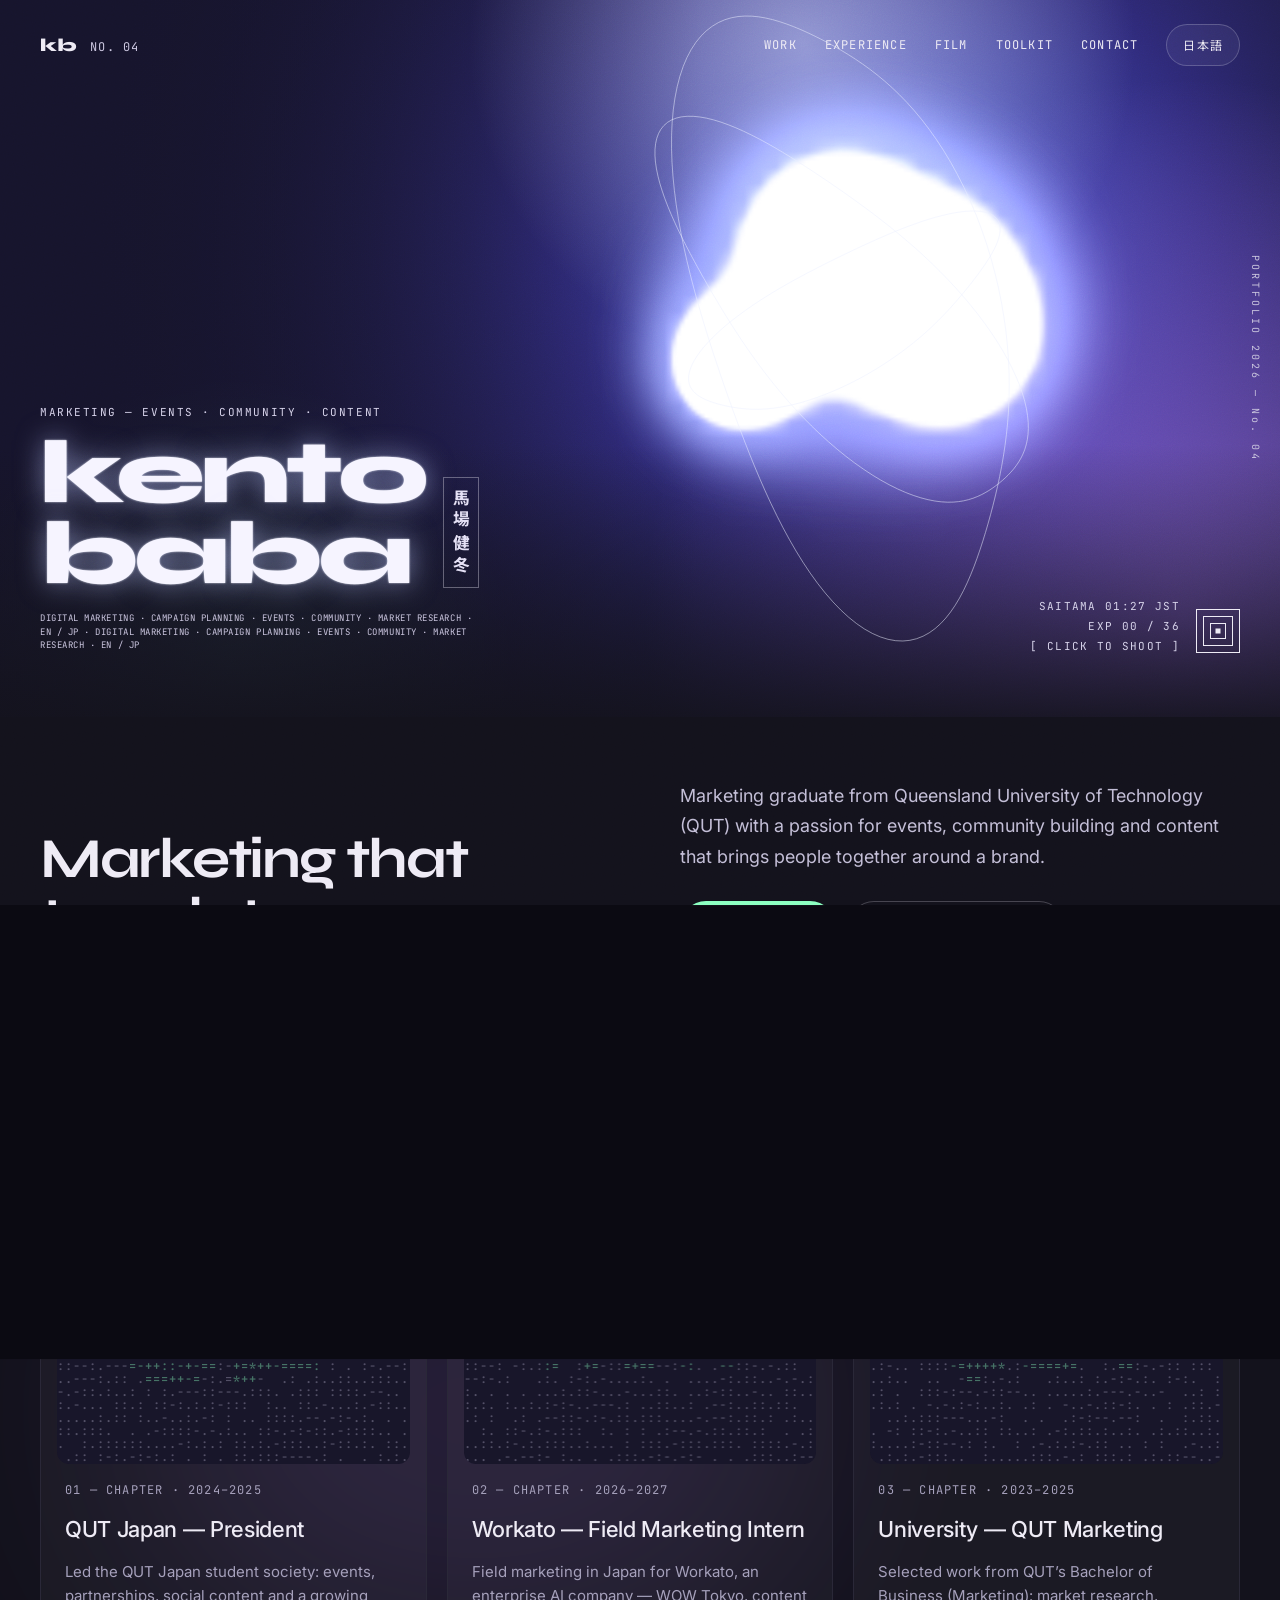
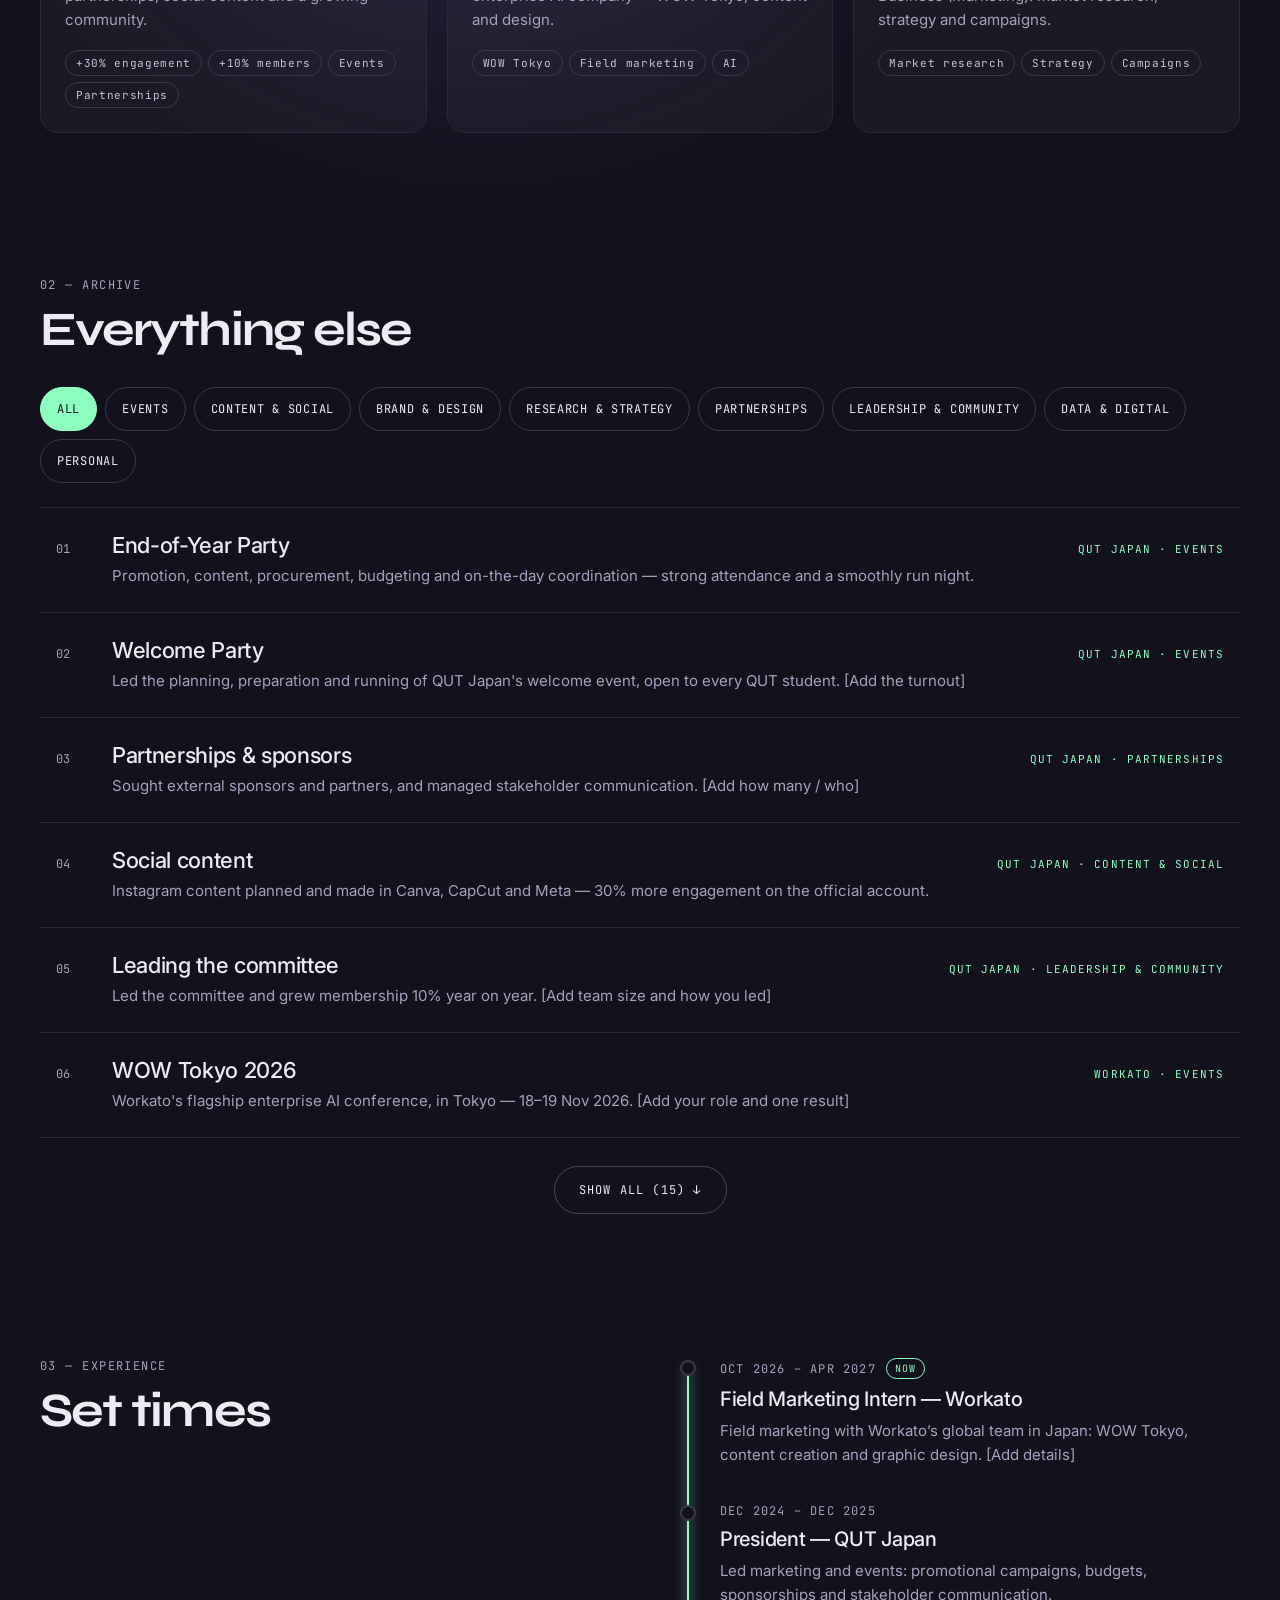
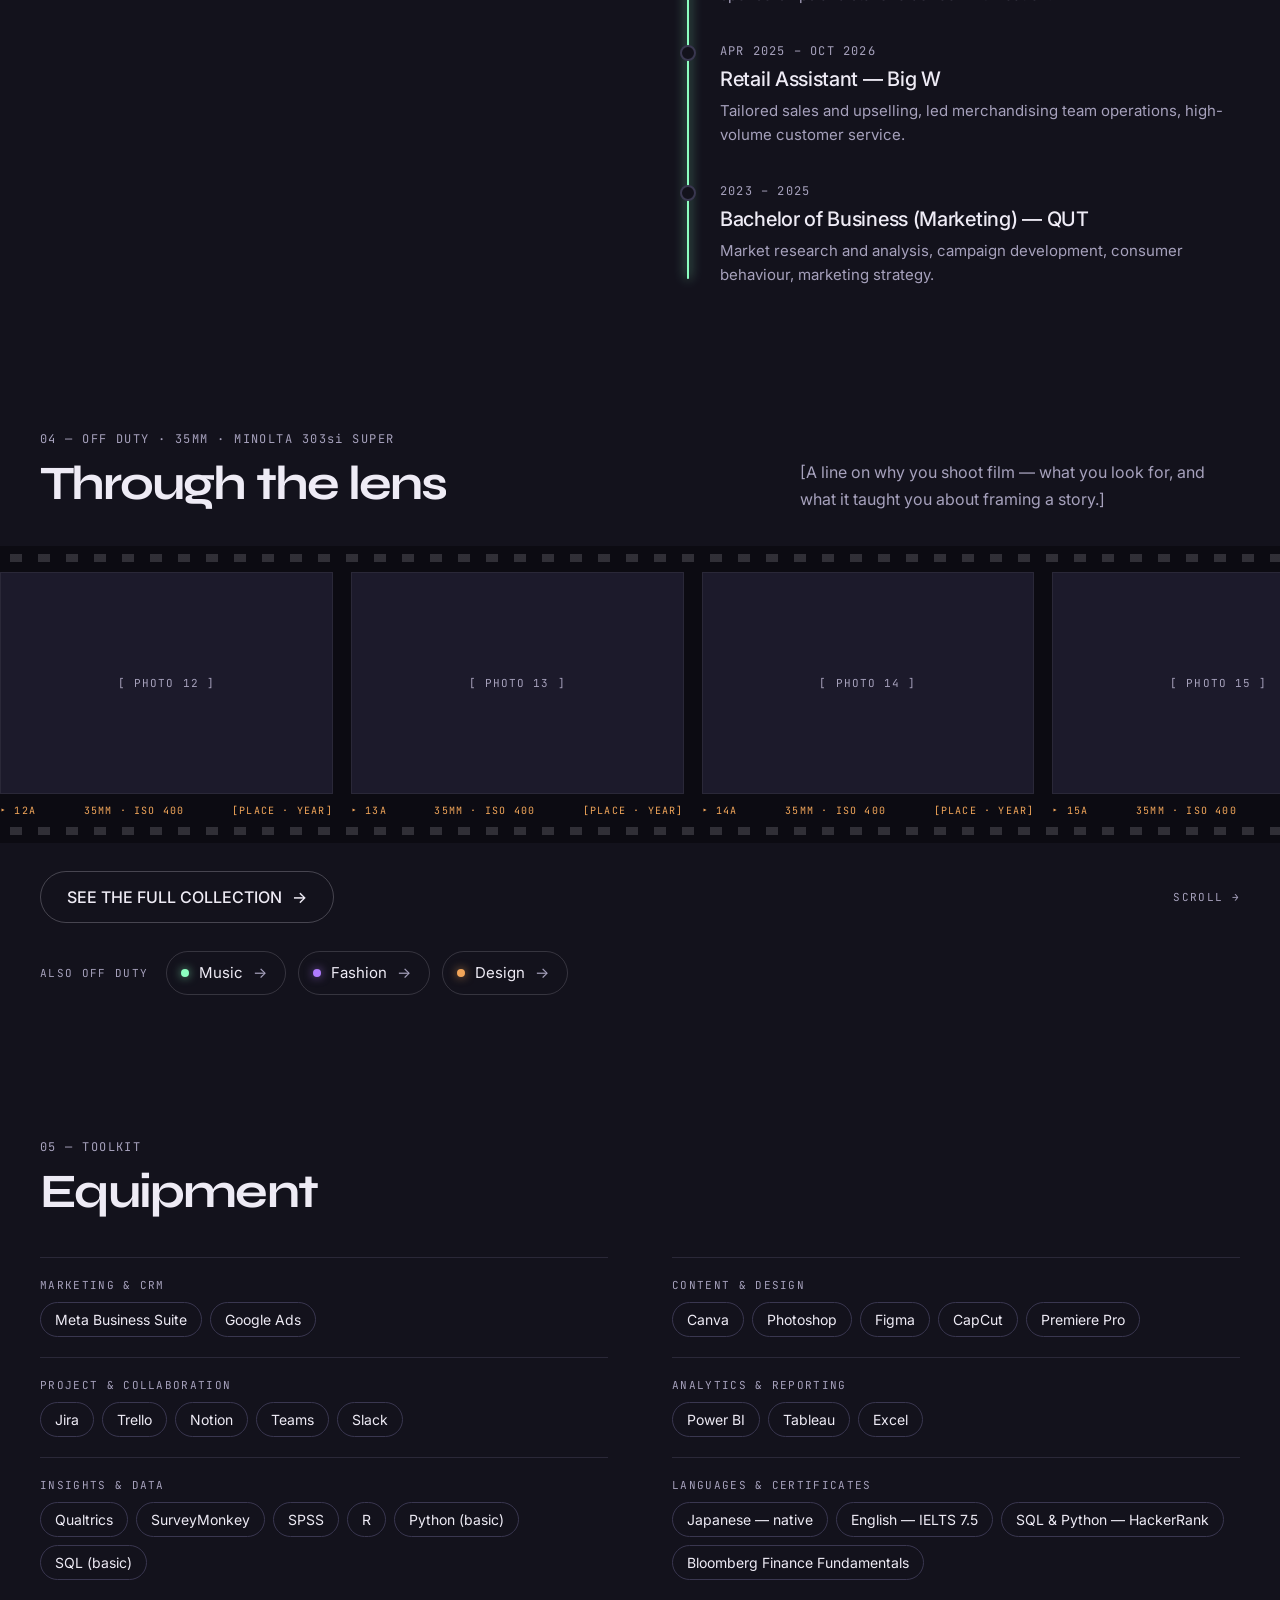
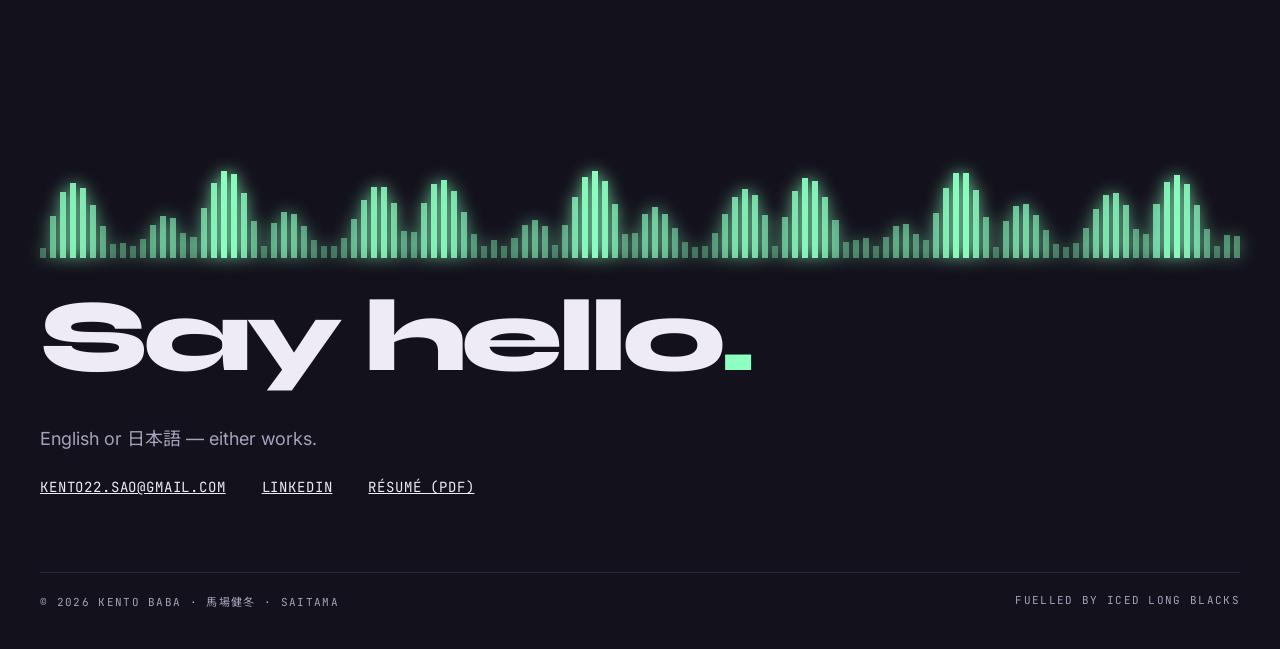
<file: index.html>
<!doctype html>
<html lang="en">
<head>
<meta charset="utf-8">
<meta name="viewport" content="width=device-width, initial-scale=1">
<title>Kento Baba — Marketing</title>
<meta name="description" content="Kento Baba (馬場健冬) — marketing graduate from Queensland University of Technology. Events, community and content, in English and Japanese.">
<meta property="og:title" content="Kento Baba — Marketing">
<meta property="og:description" content="Events, community and content — in English and 日本語.">
<meta property="og:type" content="website">
<meta name="theme-color" content="#13121C">
<link rel="icon" href="favicon.svg" type="image/svg+xml">
<link rel="preconnect" href="https://fonts.googleapis.com">
<link rel="preconnect" href="https://fonts.gstatic.com" crossorigin>
<link href="https://fonts.googleapis.com/css2?family=Syne:wght@500;700;800&family=Inter:wght@400;500;600&family=JetBrains+Mono:wght@400;500&family=Noto+Sans+JP:wght@400;500;700&display=swap" rel="stylesheet">
<link rel="stylesheet" href="css/style.css">
</head>
<body>
<main id="app"></main>
<noscript><p style="padding:40px;font-family:sans-serif;color:#EEEBF5">This site needs JavaScript turned on.</p></noscript>
<script src="content.js"></script>
<script src="js/core.js"></script>
<script src="js/visuals.js"></script>
<script src="js/index.js"></script>
</body>
</html>
</file>
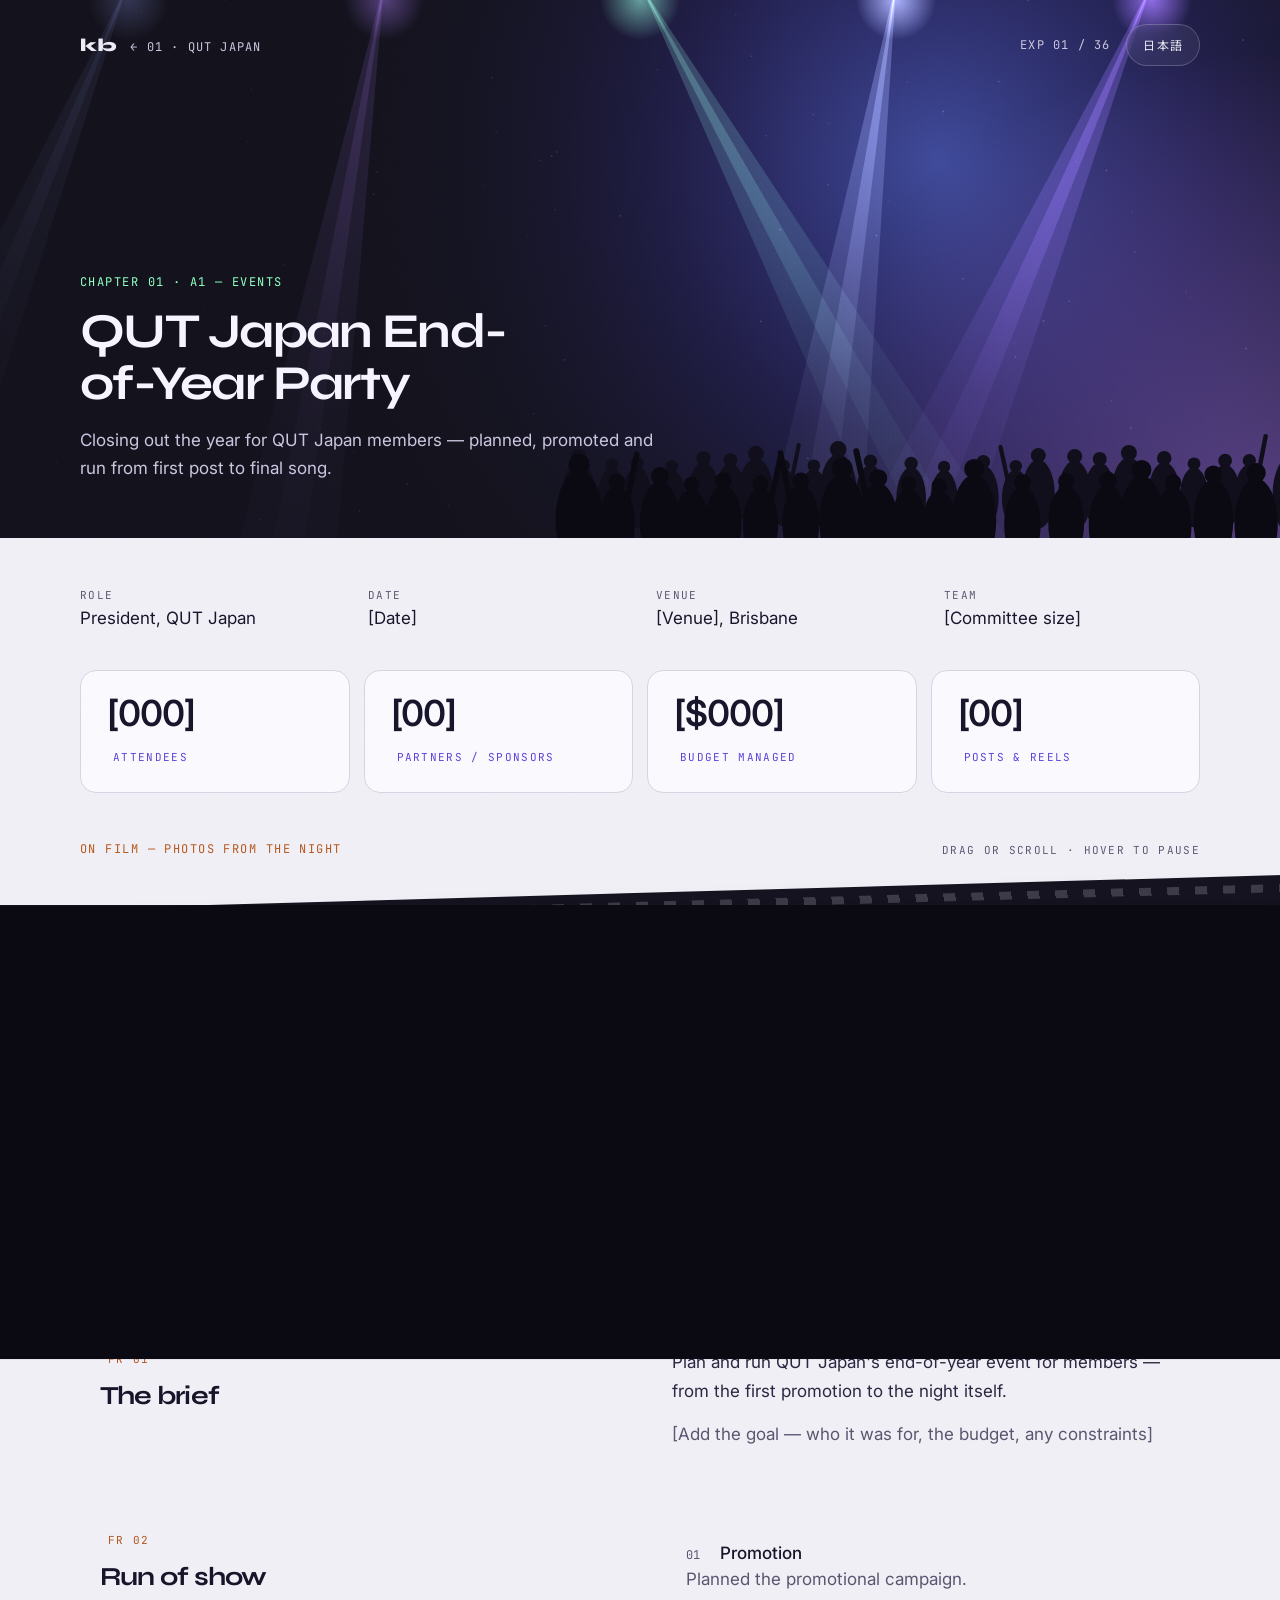
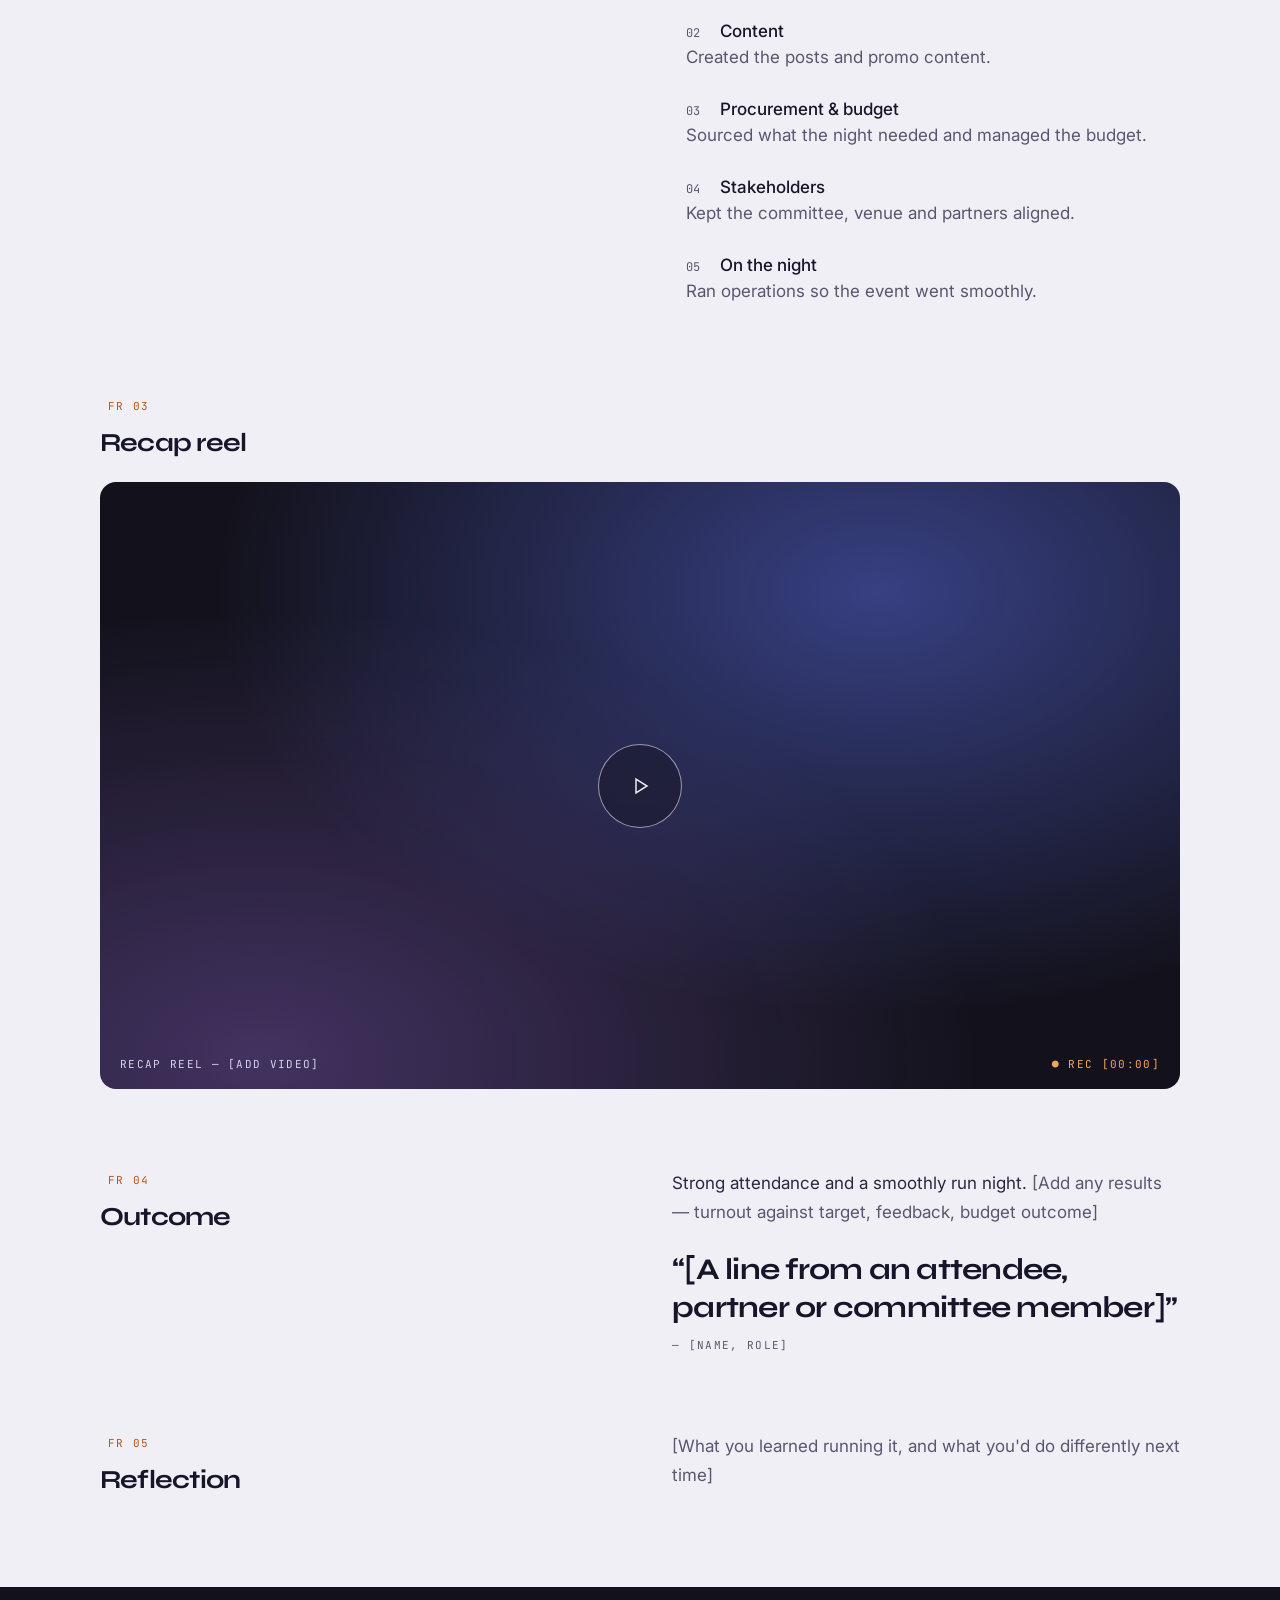
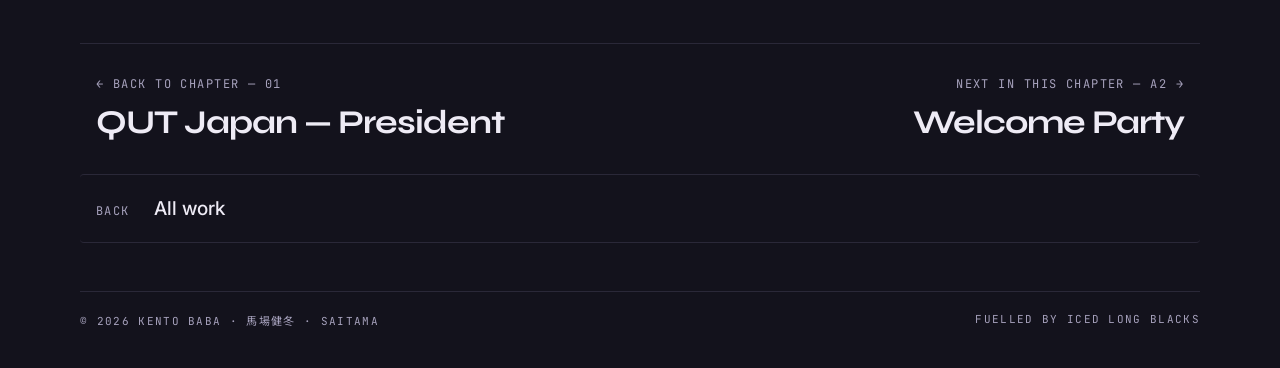
<file: case.html>
<!doctype html>
<html lang="en">
<head>
<meta charset="utf-8">
<meta name="viewport" content="width=device-width, initial-scale=1">
<title>Kento Baba — Marketing</title>
<meta name="description" content="Kento Baba (馬場健冬) — marketing graduate from Queensland University of Technology. Events, community and content, in English and Japanese.">
<meta property="og:title" content="Kento Baba — Marketing">
<meta property="og:description" content="Events, community and content — in English and 日本語.">
<meta property="og:type" content="website">
<meta name="theme-color" content="#13121C">
<link rel="icon" href="favicon.svg" type="image/svg+xml">
<link rel="preconnect" href="https://fonts.googleapis.com">
<link rel="preconnect" href="https://fonts.gstatic.com" crossorigin>
<link href="https://fonts.googleapis.com/css2?family=Syne:wght@500;700;800&family=Inter:wght@400;500;600&family=JetBrains+Mono:wght@400;500&family=Noto+Sans+JP:wght@400;500;700&family=Instrument+Serif:ital@0;1&family=Noto+Serif+JP:wght@400;600&display=swap" rel="stylesheet">
<link rel="stylesheet" href="css/style.css">
</head>
<body>
<main id="app"></main>
<noscript><p style="padding:40px;font-family:sans-serif;color:#EEEBF5">This site needs JavaScript turned on.</p></noscript>
<script src="content.js"></script>
<script src="js/core.js"></script>
<script src="js/visuals.js"></script>
<script src="js/personal.js"></script>
<script src="js/case.js"></script>
</body>
</html>
</file>
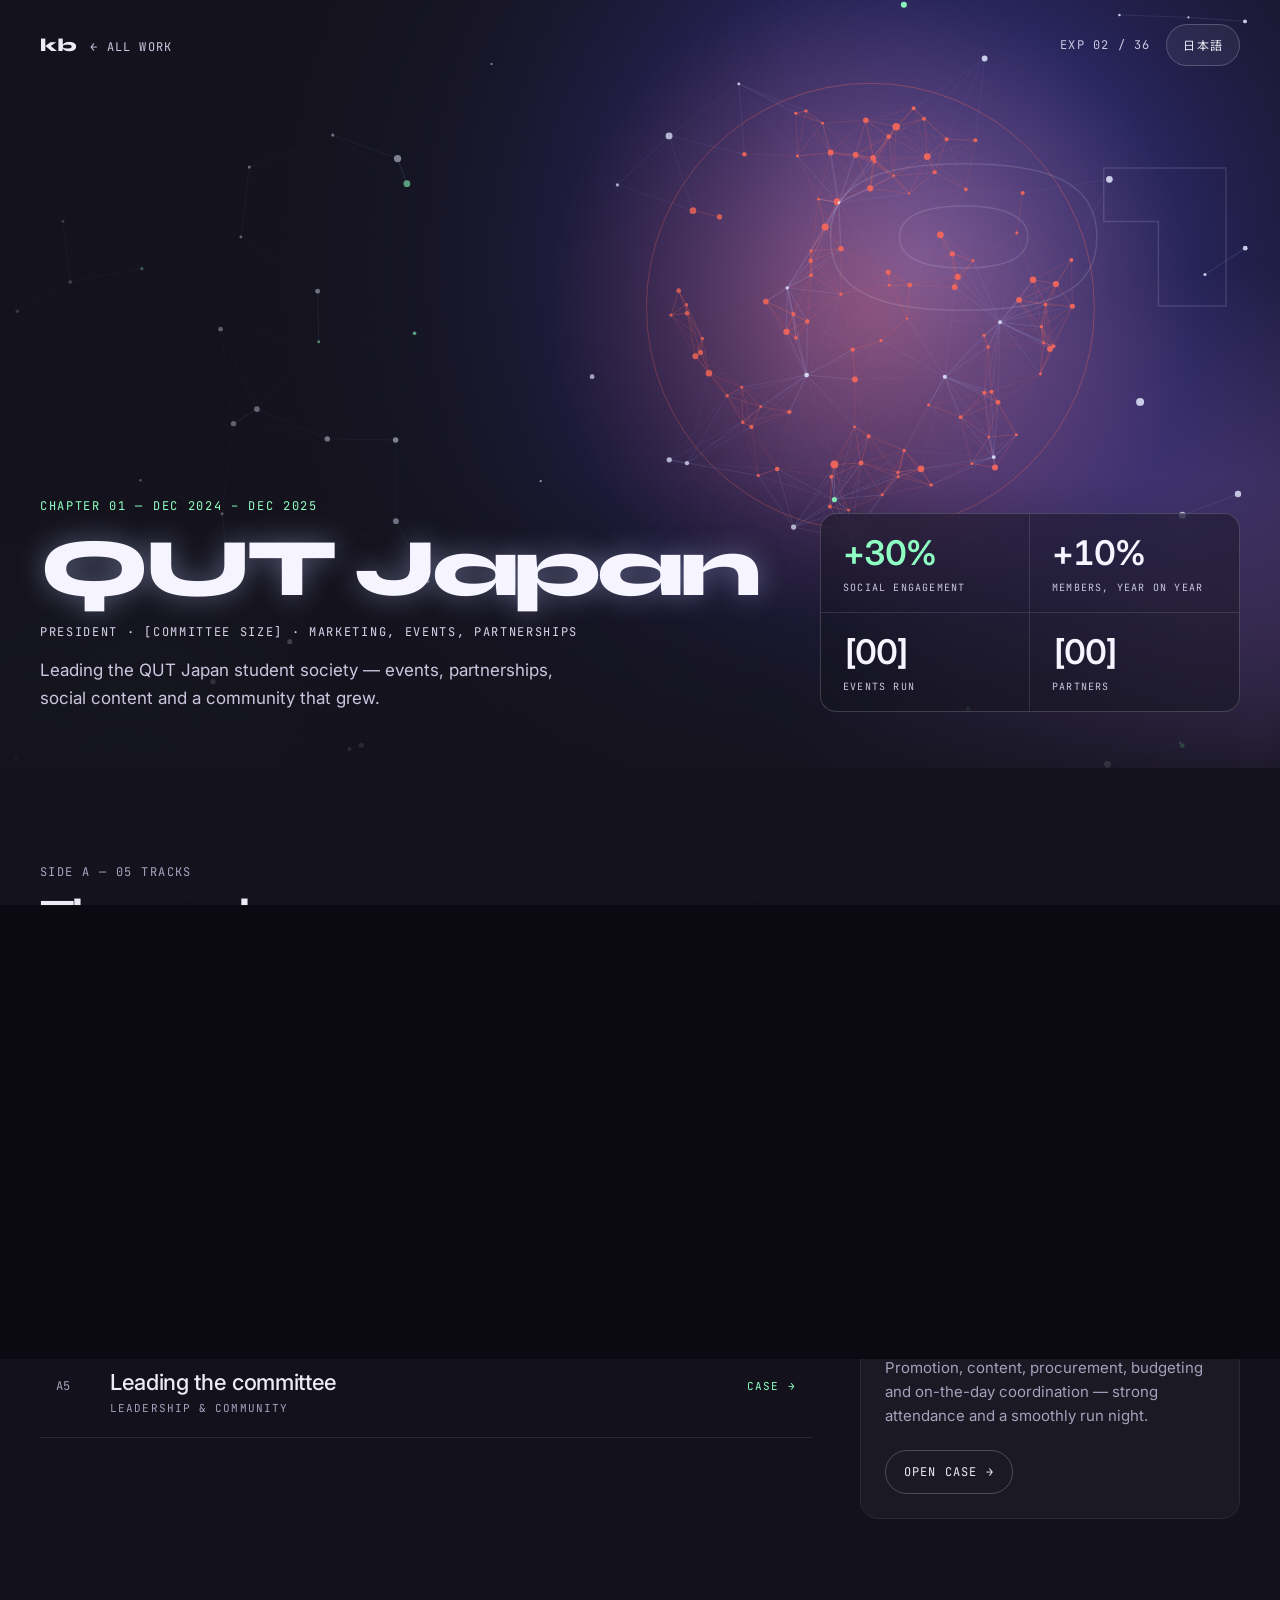
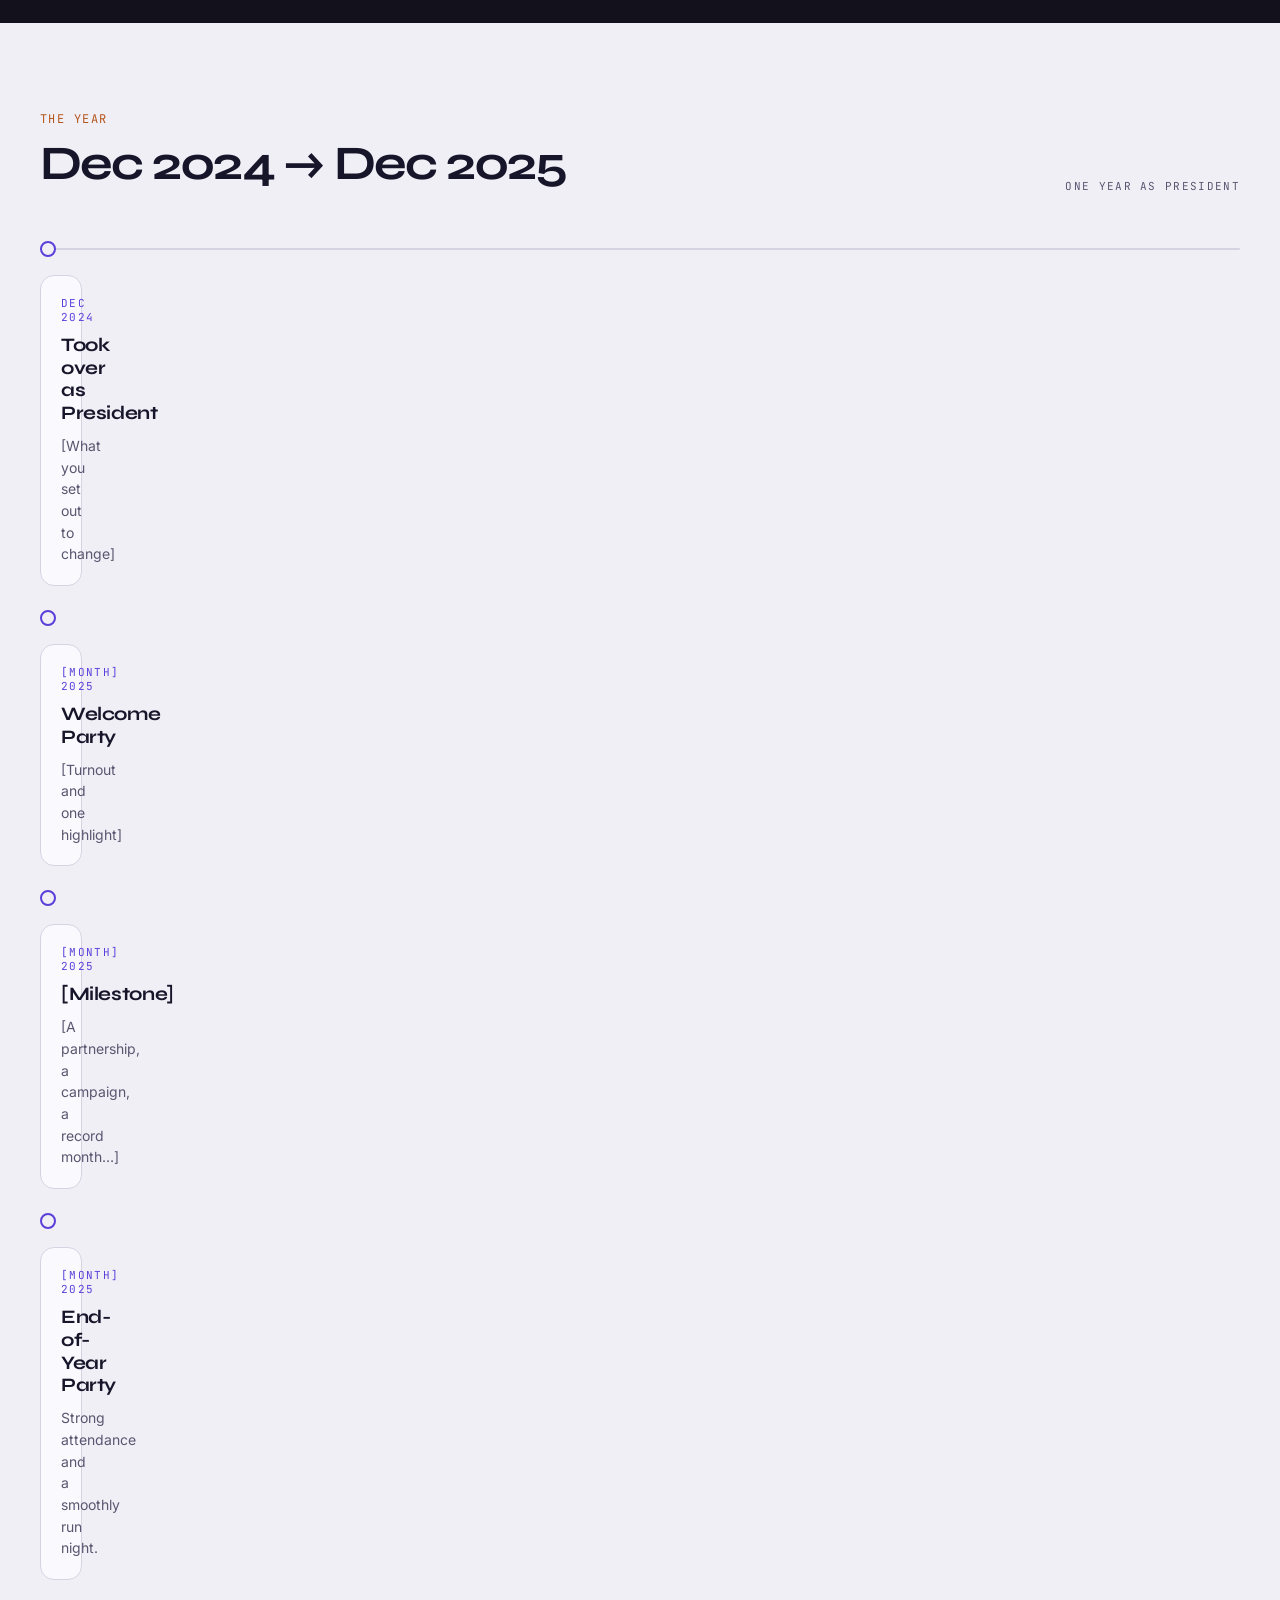
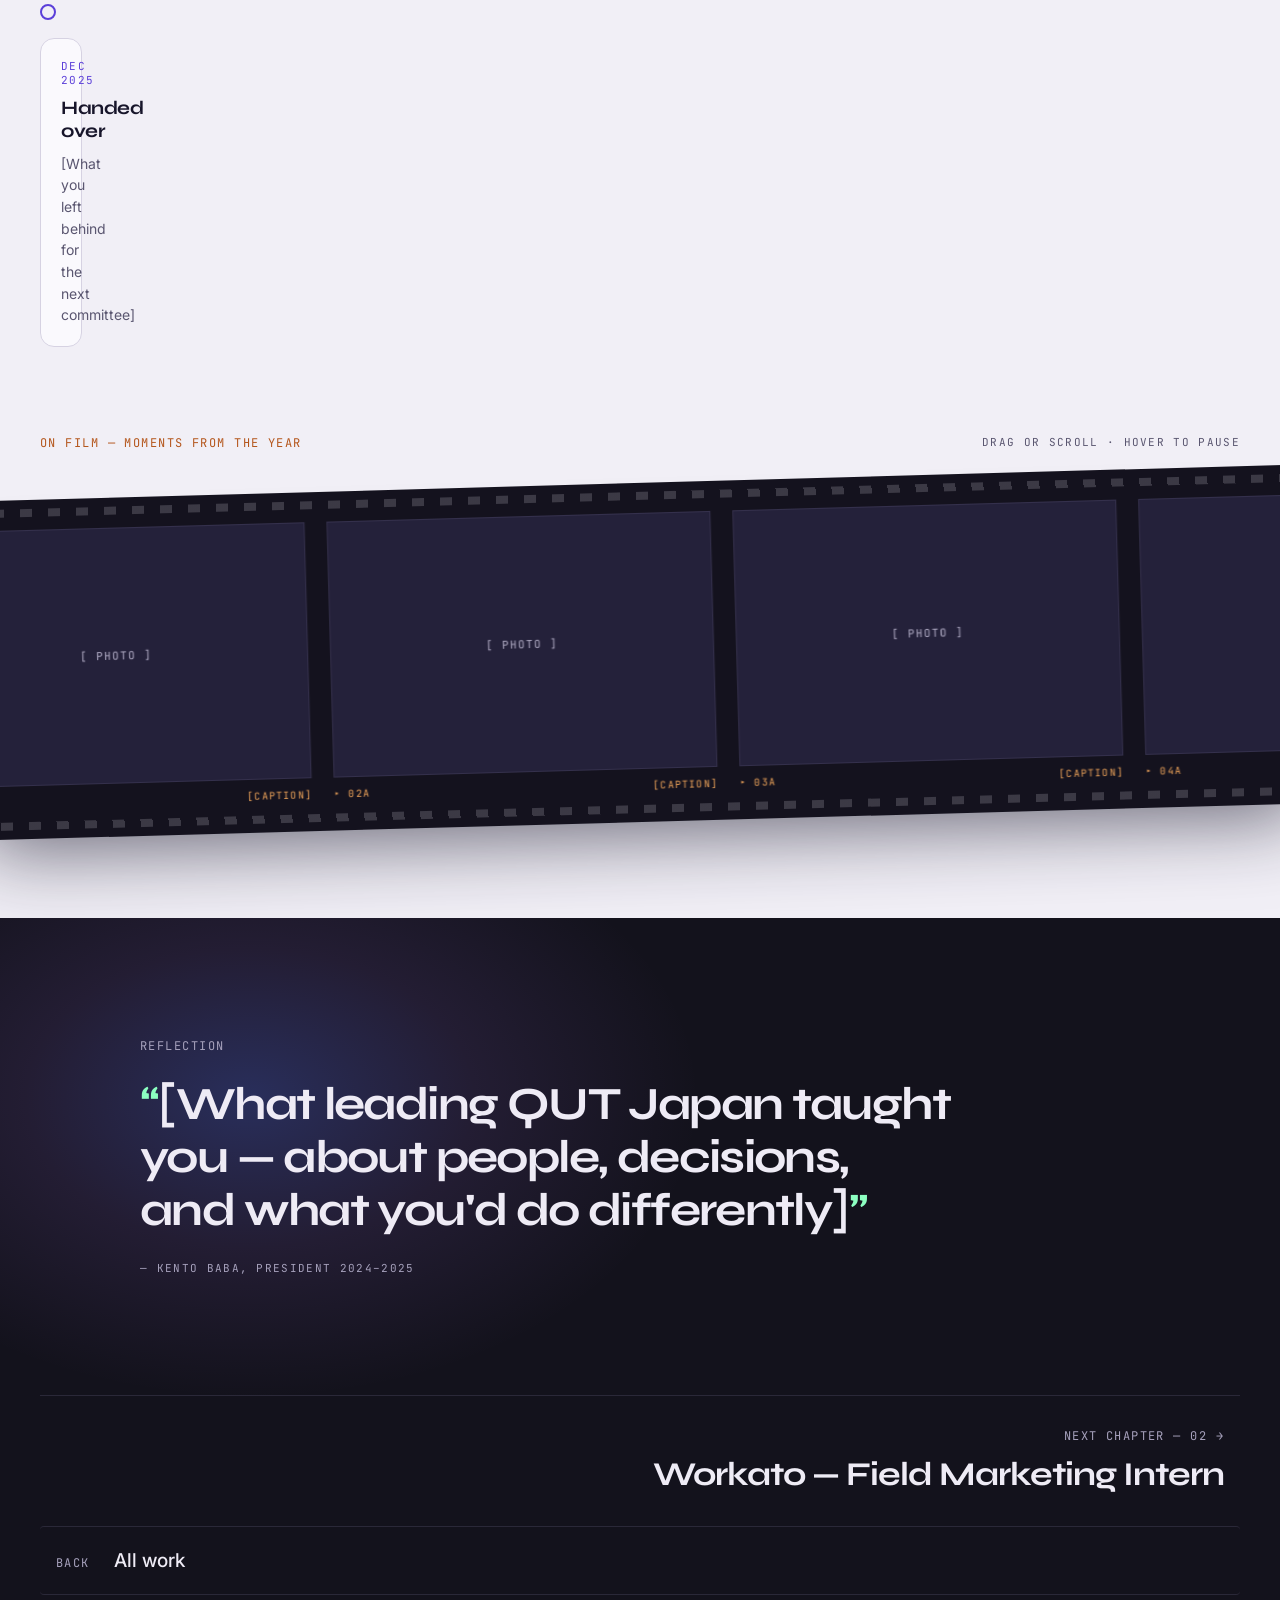
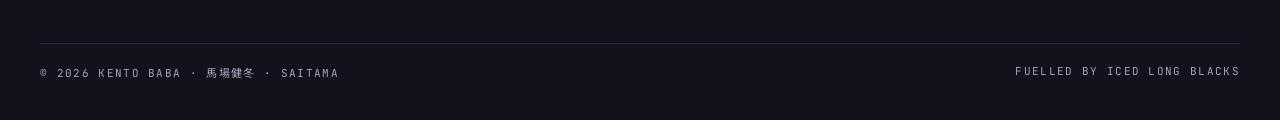
<file: chapter.html>
<!doctype html>
<html lang="en">
<head>
<meta charset="utf-8">
<meta name="viewport" content="width=device-width, initial-scale=1">
<title>Kento Baba — Marketing</title>
<meta name="description" content="Kento Baba (馬場健冬) — marketing graduate from Queensland University of Technology. Events, community and content, in English and Japanese.">
<meta property="og:title" content="Kento Baba — Marketing">
<meta property="og:description" content="Events, community and content — in English and 日本語.">
<meta property="og:type" content="website">
<meta name="theme-color" content="#13121C">
<link rel="icon" href="favicon.svg" type="image/svg+xml">
<link rel="preconnect" href="https://fonts.googleapis.com">
<link rel="preconnect" href="https://fonts.gstatic.com" crossorigin>
<link href="https://fonts.googleapis.com/css2?family=Syne:wght@500;700;800&family=Inter:wght@400;500;600&family=JetBrains+Mono:wght@400;500&family=Noto+Sans+JP:wght@400;500;700&display=swap" rel="stylesheet">
<link rel="stylesheet" href="css/style.css">
</head>
<body>
<main id="app"></main>
<noscript><p style="padding:40px;font-family:sans-serif;color:#EEEBF5">This site needs JavaScript turned on.</p></noscript>
<script src="content.js"></script>
<script src="js/core.js"></script>
<script src="js/visuals.js"></script>
<script src="js/chapter.js"></script>
</body>
</html>
</file>
<file: css/style.css>
/* =========================================================
   Kento Baba — portfolio styles
   Colours, type and motion for every page.
   ========================================================= */
:root {
  --bg: #13121C;
  --bg-2: #16142C;
  --ink: #EEEBF5;
  --ink-hi: #F6F4FF;
  --muted: #A6A1BC;
  --soft: #C9C4DE;
  --line: #2A2838;
  --line-2: #3A3750;
  --a: #8CFFC1;          /* mint — interaction */
  --b: #B07CFF;          /* violet — atmosphere */
  --paper: #F1EFF6;      /* light bands */
  --paper-2: #FAF9FD;
  --p-ink: #17152A;
  --p-body: #2A2740;
  --p-muted: #5A5670;
  --p-line: #D6D2E2;
  --v-ink: #5B3FD9;
  --amber: #F2A65A;
  --amber-ink: #B4561C;
  --max: 1360px;
  --pad: clamp(20px, 4vw, 40px);
  --f-body: 'Inter', 'Noto Sans JP', system-ui, sans-serif;
  --f-head: 'Syne', 'Noto Sans JP', system-ui, sans-serif;
  --f-mono: 'JetBrains Mono', 'Noto Sans JP', ui-monospace, monospace;
  --f-serif: 'Instrument Serif', 'Noto Serif JP', Georgia, serif;
}
* { box-sizing: border-box; }
html { scroll-behavior: smooth; }
body { margin: 0; background: var(--bg); color: var(--ink); font-family: var(--f-body); -webkit-font-smoothing: antialiased; overflow-x: hidden; }
#app { overflow-x: hidden; overflow-x: clip; }
a { color: inherit; }
img { max-width: 100%; display: block; }
button { font: inherit; }
.f-m { font-family: var(--f-mono); }
.f-h { font-family: var(--f-head); }
.sr-only { position: absolute; width: 1px; height: 1px; overflow: hidden; clip: rect(0 0 0 0); white-space: nowrap; }
.wrap { max-width: var(--max); margin: 0 auto; padding-left: var(--pad); padding-right: var(--pad); }
.wrap-narrow { max-width: 1280px; margin: 0 auto; padding-left: var(--pad); padding-right: var(--pad); }
.wrap-read { max-width: 1200px; margin: 0 auto; padding-left: var(--pad); padding-right: var(--pad); }
html[lang="ja"] h1, html[lang="ja"] h2, html[lang="ja"] .f-h, html[lang="ja"] .jt { letter-spacing: 0.01em !important; }

/* labels */
.kick { font-family: var(--f-mono); font-size: 12px; letter-spacing: 0.12em; color: var(--muted); }
.kick-a { color: var(--a); }
.kick-amber { color: var(--amber-ink); }
.micro { font-family: var(--f-mono); font-size: 11px; letter-spacing: 0.12em; color: var(--muted); }
.h2 { margin: 0; font-family: var(--f-head); font-weight: 700; font-size: clamp(32px, 4vw, 48px); letter-spacing: -0.04em; line-height: 1.05; }
.sec-head { display: flex; flex-wrap: wrap; justify-content: space-between; align-items: end; gap: 12px 40px; margin-bottom: 32px; }
.stack { display: flex; flex-direction: column; gap: 12px; }

/* grain */
.grain { position: fixed; inset: 0; width: 100%; height: 100%; opacity: 0.1; mix-blend-mode: overlay; pointer-events: none; z-index: 70; }

/* ---------- Header bits ---------- */
.topbar { display: flex; flex-wrap: wrap; justify-content: space-between; align-items: center; gap: 12px 32px; padding-top: 24px; font-family: var(--f-mono); font-size: 12px; letter-spacing: 0.1em; }
.logo { text-decoration: none; display: inline-flex; gap: 14px; align-items: baseline; }
.logo b { font-family: var(--f-head); font-weight: 800; font-size: 18px; letter-spacing: -0.02em; }
.sub-l { color: var(--soft); transition: color .18s ease; }


.nav { display: flex; flex-wrap: wrap; gap: 8px 28px; align-items: center; }
.nav a { text-decoration: none; }
.lang-btn { font-family: var(--f-mono); letter-spacing: 0.1em; font-size: 12px; color: var(--ink); background: rgba(238,235,245,.06); border: 1px solid rgba(238,235,245,.22); border-radius: 999px; padding: 0 16px; min-height: 42px; cursor: pointer; backdrop-filter: blur(12px); -webkit-backdrop-filter: blur(12px); transition: border-color .2s ease, color .2s ease; }


/* sticky bar (landing) */
.sticky { position: fixed; top: 0; left: 0; right: 0; z-index: 50; transform: translateY(-105%); visibility: hidden; transition: transform .35s cubic-bezier(.2,.8,.2,1), visibility 0s linear .35s; background: rgba(19,18,28,.72); backdrop-filter: blur(16px); -webkit-backdrop-filter: blur(16px); border-bottom: 1px solid rgba(238,235,245,.1); }
.sticky.is-on { transform: none; visibility: visible; transition: transform .35s cubic-bezier(.2,.8,.2,1), visibility 0s linear 0s; }
.sticky .in { display: flex; justify-content: space-between; align-items: center; gap: 12px 32px; padding-top: 4px; padding-bottom: 4px; font-family: var(--f-mono); font-size: 12px; letter-spacing: 0.1em; }
.sticky nav { display: flex; gap: 24px; align-items: center; overflow-x: auto; white-space: nowrap; scrollbar-width: none; }
.nl { color: var(--ink); text-decoration: none; position: relative; padding: 12px 0; transition: color .18s ease; }
.nl.is-act { color: var(--a); }
.nl::after { content: ""; position: absolute; left: 0; right: 0; bottom: 6px; height: 1px; background: var(--a); transform: scaleX(0); transform-origin: left; transition: transform .25s ease; }
.nl.is-act::after { transform: scaleX(1); }

/* ---------- Landing hero ---------- */
.hero { position: relative; height: clamp(600px, 56vw, 800px); overflow: hidden; background: var(--bg-2); }
.hero canvas { position: absolute; inset: 0; width: 100%; height: 100%; display: block; touch-action: pan-y; cursor: crosshair; transform: scale(calc(1 + var(--sy, 0) / 2600)); transform-origin: 62% 42%; }
.hero .in { position: relative; z-index: 2; height: 100%; display: flex; flex-direction: column; justify-content: space-between; padding-bottom: 64px; pointer-events: none; }
.hero .topbar { pointer-events: auto; }
.hero-name { display: flex; flex-wrap: wrap; justify-content: space-between; align-items: flex-end; gap: 24px 48px; transform: translateY(calc(var(--sy, 0) * -0.35px)); opacity: calc(1 - var(--sy, 0) / 520); }
.hero h1 { margin: 0; font-family: var(--f-head); font-weight: 800; font-size: clamp(52px, 7vw, 108px); line-height: .9; letter-spacing: -0.045em; color: var(--ink-hi); text-shadow: 0 0 28px rgba(190,200,255,.55), 0 0 2px rgba(255,255,255,.9); }
.seal { writing-mode: vertical-rl; font-family: 'Noto Sans JP', sans-serif; font-weight: 700; font-size: clamp(13px, 1.3vw, 17px); letter-spacing: .32em; color: #E4E0F5; padding: 10px 5px; border: 1px solid rgba(238,235,245,.35); margin-bottom: 6px; }
.keywords { margin: 4px 0 0; font-family: var(--f-mono); font-size: 9px; line-height: 1.5; letter-spacing: .06em; color: var(--soft); text-transform: uppercase; max-width: 440px; }
.hero-meta { display: flex; align-items: flex-end; gap: 16px; font-family: var(--f-mono); font-size: 11px; letter-spacing: .12em; color: #D6D2EA; }
.hero-meta .col { display: flex; flex-direction: column; gap: 6px; text-align: right; }
.side-v { position: absolute; z-index: 2; right: clamp(8px, 1.4vw, 20px); top: 50%; transform: translateY(-50%); writing-mode: vertical-rl; font-family: var(--f-mono); font-size: 10px; letter-spacing: .3em; color: var(--soft); pointer-events: none; }

/* intro */
.intro { display: grid; grid-template-columns: repeat(auto-fit, minmax(min(460px, 100%), 1fr)); gap: 32px 80px; align-items: end; padding-top: 64px; padding-bottom: 88px; }
.tagline { margin: 0; font-family: var(--f-head); font-weight: 700; font-size: clamp(34px, 4.4vw, 62px); line-height: 1.06; letter-spacing: -0.04em; text-wrap: balance; }
.intro p.lead { margin: 0; max-width: 540px; font-size: 18px; line-height: 1.7; color: #C2BDD6; text-wrap: pretty; }
.btns { display: flex; flex-wrap: wrap; gap: 12px; }
.btn { display: inline-flex; align-items: center; gap: 10px; min-height: 52px; padding: 0 26px; border-radius: 999px; text-decoration: none; font-weight: 500; transition: background .25s ease, box-shadow .25s ease, color .25s ease, border-color .25s ease; }
.btn-primary { position: relative; overflow: hidden; background: var(--a); color: #13121C; animation: ring 2.6s ease-out infinite; }

.btn-primary::after { content: ""; position: absolute; top: 0; bottom: 0; left: -60%; width: 40%; background: linear-gradient(100deg, rgba(255,255,255,0), rgba(255,255,255,.55), rgba(255,255,255,0)); transform: skewX(-18deg); transition: left .6s ease; }

.btn-ghost { border: 1px solid rgba(238,235,245,.24); color: var(--ink); }

.arr, .arr-d { display: inline-block; transition: transform .25s ease; }


@keyframes ring { 0% { box-shadow: 0 0 0 0 rgba(140,255,193,.45); } 70% { box-shadow: 0 0 0 12px rgba(140,255,193,0); } 100% { box-shadow: 0 0 0 0 rgba(140,255,193,0); } }

/* sections */
.sec { position: relative; padding-top: 72px; padding-bottom: 72px; }
.glow { position: absolute; border-radius: 50%; filter: blur(120px); pointer-events: none; animation: drift 22s ease-in-out infinite alternate; }
@keyframes drift { from { transform: translate(0,0) scale(1); } to { transform: translate(60px,-40px) scale(1.12); } }

/* featured chapter cards */
.cards { position: relative; z-index: 1; display: grid; grid-template-columns: repeat(auto-fit, minmax(min(360px, 100%), 1fr)); gap: 20px; }
.card { position: relative; display: flex; flex-direction: column; gap: 18px; padding: 16px 16px 24px; background: rgba(238,235,245,.035); border: 1px solid var(--line); border-radius: 18px; text-decoration: none; color: var(--ink); transition: border-color .25s ease, box-shadow .25s ease; }
.card:focus-visible { color: var(--ink); border-color: var(--a); box-shadow: 0 0 0 1px var(--a), 0 0 56px -14px var(--a); outline: none; }
.card .art { position: relative; aspect-ratio: 16 / 10; border-radius: 12px; overflow: hidden; background: #18162A; }
.card .art canvas, .pv .art canvas { position: absolute; inset: 0; width: 100%; height: 100%; display: block; }
.card .kicker { padding: 0 8px; font-family: var(--f-mono); font-size: 12px; letter-spacing: .1em; color: var(--muted); transition: color .25s ease; }

.card .t { padding: 0 8px; font-size: 22px; font-weight: 500; letter-spacing: -0.015em; }
.card .d { padding: 0 8px; font-size: 15px; line-height: 1.6; color: var(--muted); }
.chips { padding: 0 8px; display: flex; flex-wrap: wrap; gap: 6px; }
.chips span { font-family: var(--f-mono); font-size: 11px; letter-spacing: .06em; padding: 5px 10px; border: 1px solid var(--line-2); border-radius: 999px; color: var(--soft); }
.vf { position: absolute; left: var(--vx, 50%); top: var(--vy, 40%); z-index: 3; display: flex; flex-direction: column; align-items: center; gap: 6px; color: var(--a); pointer-events: none; opacity: 0; transform: translate(-50%, -38%) scale(.85); transition: opacity .18s ease, transform .18s ease; font-family: var(--f-mono); font-size: 10px; letter-spacing: .1em; }

.card:active .vf { transform: translate(-50%, -38%) scale(.88); }
@media (hover: hover) and (pointer: fine) { .card { cursor: none; } }

/* archive */
.filters { display: flex; flex-wrap: wrap; gap: 8px; margin-bottom: 24px; }
.filter { font-family: var(--f-mono); font-size: 12px; letter-spacing: .06em; min-height: 44px; padding: 0 16px; border-radius: 999px; cursor: pointer; border: 1px solid var(--line-2); background: transparent; color: var(--ink); transition: background .18s ease, color .18s ease, border-color .18s ease; }

.filter[aria-pressed="true"] { background: var(--a); color: #13121C; border-color: var(--a); }
.rows { display: flex; flex-direction: column; border-bottom: 1px solid var(--line); margin: 0; padding: 0; list-style: none; }
.row { display: flex; flex-wrap: wrap; align-items: baseline; gap: 6px 24px; padding: 24px 16px; border-top: 1px solid var(--line); text-decoration: none; color: var(--ink); transition: background .18s ease, color .18s ease; }
a.row:focus-visible { background: var(--a); color: #13121C; outline: none; }
.row .m { color: var(--muted); transition: color .18s ease; }
.row .hi { color: var(--a); transition: color .18s ease; }
.row:focus-visible .m, .row:focus-visible .hi { color: #13121C; }
.row .n { font-family: var(--f-mono); font-size: 12px; width: 32px; }
.row .main { flex: 1 1 300px; display: flex; flex-direction: column; gap: 6px; }
.row .tt { font-size: 22px; font-weight: 500; letter-spacing: -0.015em; }
.row .ln { font-size: 15px; line-height: 1.6; }
.row .tag { font-family: var(--f-mono); font-size: 11px; letter-spacing: .1em; }
.row .date { font-family: var(--f-mono); font-size: 13px; width: 170px; }
.empty { display: flex; flex-direction: column; gap: 8px; padding: 40px 16px; border-top: 1px dashed var(--line-2); }
.more-wrap { display: flex; justify-content: center; padding-top: 28px; }
.more { font-family: var(--f-mono); font-size: 12px; letter-spacing: .1em; min-height: 48px; padding: 0 24px; border-radius: 999px; border: 1px solid rgba(238,235,245,.24); background: transparent; color: var(--ink); cursor: pointer; transition: background .2s ease, color .2s ease, border-color .2s ease, box-shadow .2s ease; }
.more:focus-visible { background: var(--a); color: #13121C; border-color: var(--a); box-shadow: 0 0 36px -8px var(--a); outline: none; }

/* split layout (experience) */
.split { display: grid; grid-template-columns: repeat(auto-fit, minmax(min(380px, 100%), 1fr)); gap: 32px 80px; }

/* film strip (landing) */
.strip-scroll { overflow-x: auto; scroll-snap-type: x mandatory; padding: 0 var(--pad) 16px; scrollbar-width: thin; scrollbar-color: var(--line-2) transparent; }
.strip { display: flex; width: max-content; gap: 18px; padding: 26px 18px; background-color: #0C0B12; border-radius: 4px; transform: translateX(calc(var(--fp, 0) * -280px)); transition: transform .2s linear; }
.sprockets { background-image: repeating-linear-gradient(90deg, rgba(238,235,245,.16) 0 12px, transparent 12px 28px), repeating-linear-gradient(90deg, rgba(238,235,245,.16) 0 12px, transparent 12px 28px); background-size: 100% 8px, 100% 8px; background-position: 0 8px, 0 calc(100% - 8px); background-repeat: repeat-x; }
.frame { margin: 0; scroll-snap-align: start; display: flex; flex-direction: column; gap: 10px; }
.photo { width: clamp(240px, 26vw, 360px); aspect-ratio: 3 / 2; background: #1C1A2B; border: 1px solid var(--line); display: flex; align-items: center; justify-content: center; font-family: var(--f-mono); font-size: 11px; letter-spacing: .1em; color: var(--muted); overflow: hidden; transition: border-color .2s ease, box-shadow .2s ease; }
.photo img { width: 100%; height: 100%; object-fit: cover; }
.cap { display: flex; justify-content: space-between; gap: 12px; font-family: var(--f-mono); font-size: 10px; letter-spacing: .12em; color: var(--amber); transition: color .2s ease; }



/* rolling film strip (chapters + cases) */
.rollwrap { transform: rotate(-1.6deg); margin: 0 -60px; overflow: hidden; padding: 30px 0; background-color: #14121E; box-shadow: 0 50px 80px -40px rgba(23,21,42,.65); }
.rollwrap.sprockets { background-position: 0 9px, 0 calc(100% - 9px); background-image: repeating-linear-gradient(90deg, rgba(238,235,245,.18) 0 12px, transparent 12px 28px), repeating-linear-gradient(90deg, rgba(238,235,245,.18) 0 12px, transparent 12px 28px); }
.roll { display: flex; width: max-content; gap: 22px; animation: roll 52s linear infinite; }

.roll .photo { width: clamp(260px, 30vw, 440px); background: #24213A; border-color: #34304C; color: #B8B3CC; }
@keyframes roll { to { transform: translateX(-50%); } }

/* toolkit */
.tools { display: grid; grid-template-columns: repeat(auto-fit, minmax(min(380px, 100%), 1fr)); gap: 0 64px; }
.tools > div { display: flex; flex-wrap: wrap; align-items: center; gap: 10px 16px; padding: 20px 0; border-top: 1px solid var(--line); }
.tools .lbl { width: 100%; }
.chip { padding: 8px 14px; border: 1px solid var(--line-2); border-radius: 999px; font-size: 14px; transition: background .18s ease, color .18s ease, border-color .18s ease; }


/* contact */
.bars { display: flex; align-items: flex-end; gap: 4px; height: 90px; overflow: hidden; filter: drop-shadow(0 0 8px var(--a)); }
.bars i { flex: 1 1 0; min-width: 2px; max-width: 8px; background: var(--a); animation: pulse 1.3s ease-in-out infinite alternate; transform-origin: bottom; }
@keyframes pulse { from { transform: scaleY(.15); } to { transform: scaleY(1); } }
.hello { margin: 0; font-family: var(--f-head); font-weight: 800; font-size: clamp(44px, 8vw, 116px); letter-spacing: -0.05em; line-height: 1; }
.links { display: flex; flex-wrap: wrap; gap: 12px 36px; font-family: var(--f-mono); font-size: 14px; letter-spacing: .06em; }
.foot { display: flex; flex-wrap: wrap; justify-content: space-between; gap: 8px 24px; padding-top: 20px; border-top: 1px solid var(--line); font-family: var(--f-mono); font-size: 11px; letter-spacing: .12em; color: var(--muted); }

/* toast */
.toast { position: fixed; right: 20px; bottom: 20px; z-index: 40; display: flex; flex-direction: column; gap: 6px; max-width: 300px; padding: 18px 20px; background: rgba(19,18,28,.9); border: 1px solid var(--a); border-radius: 14px; text-decoration: none; color: var(--ink); backdrop-filter: blur(14px); -webkit-backdrop-filter: blur(14px); box-shadow: 0 0 40px -12px var(--a); }


/* shutter */
.shutter { position: fixed; inset: 0; z-index: 90; pointer-events: none; }
.shutter i { position: absolute; left: 0; right: 0; height: 50.5%; background: #0B0A12; }
.shutter .t { top: 0; animation: shut-up .62s cubic-bezier(.7,0,.2,1) .18s forwards; }
.shutter .b { bottom: 0; animation: shut-down .62s cubic-bezier(.7,0,.2,1) .18s forwards; }
.shutter .s { top: 50%; height: 1px; background: var(--a); box-shadow: 0 0 12px var(--a); animation: fade .3s ease .12s forwards; }
@keyframes shut-up { to { transform: translateY(-101%); } }
@keyframes shut-down { to { transform: translateY(101%); } }
@keyframes fade { to { opacity: 0; } }

/* reveals */
@keyframes dev-in { from { opacity: 0; transform: translateY(24px); filter: blur(10px); } to { opacity: 1; transform: none; filter: blur(0); } }
@keyframes mask-up { from { transform: translateY(105%); } to { transform: none; } }
.js .dev { opacity: 0; }
.js .dev.is-in { animation: dev-in .85s cubic-bezier(.2,.7,.2,1) both; }
.js .stag > * { opacity: 0; }
.js .stag.is-in > * { animation: dev-in .75s cubic-bezier(.2,.7,.2,1) both; }
.stag.is-in > *:nth-child(2) { animation-delay: .08s; }
.stag.is-in > *:nth-child(3) { animation-delay: .16s; }
.stag.is-in > *:nth-child(4) { animation-delay: .24s; }
.stag.is-in > *:nth-child(5) { animation-delay: .32s; }
.stag.is-in > *:nth-child(6) { animation-delay: .4s; }
.stag.is-in > *:nth-child(n+7) { animation-delay: .48s; }
.mask { display: block; overflow: hidden; padding-bottom: .08em; }
.js .mask > span { display: block; transform: translateY(105%); }
.js .is-in .mask > span, .js .mask.is-in > span { animation: mask-up .95s cubic-bezier(.2,.8,.2,1) .1s both; }

/* ---------- Chapter + case: shared dark header ---------- */
.dhero { position: relative; overflow: hidden; background: var(--bg); color: var(--ink); display: flex; flex-direction: column; }
.dhero canvas { position: absolute; inset: 0; width: 100%; height: 100%; display: block; touch-action: pan-y; }
.dhero .in { position: relative; z-index: 2; flex: 1; width: 100%; display: flex; flex-direction: column; justify-content: space-between; gap: 64px; pointer-events: none; }
.dhero .topbar, .dhero a, .dhero button { pointer-events: auto; }
.ch-hero { min-height: clamp(640px, 60vw, 840px); }
.ch-hero .in { padding-bottom: 56px; }
.bignum { position: absolute; right: clamp(20px, 4vw, 56px); top: clamp(64px, 8vw, 110px); font-family: var(--f-head); font-weight: 800; font-size: clamp(160px, 22vw, 340px); line-height: .8; letter-spacing: -0.06em; color: transparent; -webkit-text-stroke: 1.5px rgba(238,235,245,.13); pointer-events: none; white-space: nowrap; transform: translateY(calc(var(--sy, 0) * 0.18px)); }
.exit { transform: translateY(calc(var(--sy, 0) * -0.3px)); opacity: calc(1 - var(--sy, 0) / 520); }
.ch-title { margin: 0; font-family: var(--f-head); font-weight: 800; font-size: clamp(46px, 6.4vw, 104px); line-height: .95; letter-spacing: -0.05em; color: var(--ink-hi); text-shadow: 0 0 28px rgba(190,200,255,.4); animation: dev-in .9s cubic-bezier(.2,.7,.2,1) .25s both; }
.ch-hook { margin: 0; max-width: 520px; font-size: 17px; line-height: 1.65; color: var(--soft); }
.statgrid { display: grid; grid-template-columns: repeat(2, minmax(0, 1fr)); border: 1px solid rgba(238,235,245,.18); border-radius: 16px; background: rgba(19,18,28,.45); backdrop-filter: blur(14px); -webkit-backdrop-filter: blur(14px); overflow: hidden; min-width: min(420px, 100%); }
.statgrid > div { display: flex; flex-direction: column; gap: 8px; padding: 18px 22px; }
.statgrid > div:nth-child(odd) { border-right: 1px solid rgba(238,235,245,.12); }
.statgrid > div:nth-child(-n+2) { border-bottom: 1px solid rgba(238,235,245,.12); }
.statgrid .v { font-weight: 600; font-size: 34px; letter-spacing: -0.03em; font-variant-numeric: tabular-nums; color: var(--ink-hi); }
.statgrid > div:first-child .v { color: var(--a); }
.statgrid .l { font-family: var(--f-mono); font-size: 10px; letter-spacing: .12em; color: var(--soft); }

/* tracklist + preview */
.trk-wrap { display: flex; flex-wrap: wrap; gap: 32px 48px; align-items: flex-start; }
.trk { flex: 999 1 480px; min-width: 0; margin: 0; padding: 0; list-style: none; display: flex; flex-direction: column; border-bottom: 1px solid var(--line); }
.trk li { border-top: 1px solid var(--line); }
.trk a { display: flex; flex-wrap: wrap; align-items: baseline; gap: 6px 22px; padding: 22px 16px; text-decoration: none; color: var(--ink); transition: background .18s ease, color .18s ease; outline: none; }
.trk a .code { font-family: var(--f-mono); font-size: 12px; width: 32px; color: var(--muted); transition: color .18s ease; }
.trk a .main { flex: 1 1 240px; display: flex; flex-direction: column; gap: 6px; }
.trk a .tt { font-size: 22px; font-weight: 500; letter-spacing: -0.015em; }
.trk a .cat, .trk a .st { font-family: var(--f-mono); font-size: 11px; letter-spacing: .1em; }
.trk a .cat { color: var(--muted); transition: color .18s ease; }
.trk a .st { color: var(--a); transition: color .18s ease; }
.trk a.is-sel { background: rgba(238,235,245,.05); }
.trk a.is-sel .code { color: var(--a); }
.trk a:focus-visible { background: var(--a); color: #13121C; }
.trk a:focus-visible .code, .trk a:focus-visible .cat, .trk a:focus-visible .st { color: #13121C; }
.pv { flex: 1 1 380px; position: sticky; top: 24px; display: flex; flex-direction: column; gap: 18px; padding: 16px 16px 24px; border: 1px solid var(--line); border-radius: 18px; background: rgba(238,235,245,.035); }
.pv .art { position: relative; aspect-ratio: 4 / 3; border-radius: 12px; overflow: hidden; background: #18162A; }
.pv .pk { padding: 0 8px; font-family: var(--f-mono); font-size: 11px; letter-spacing: .12em; color: var(--a); }
.pv .pt { padding: 0 8px; font-family: var(--f-head); font-weight: 700; font-size: 26px; letter-spacing: -0.03em; line-height: 1.1; }
.pv .pl { padding: 0 8px; font-size: 15px; line-height: 1.6; color: var(--muted); }
.pv .cta { margin: 4px 8px 0; align-self: flex-start; display: inline-flex; align-items: center; min-height: 44px; padding: 0 18px; border: 1px solid rgba(238,235,245,.24); border-radius: 999px; text-decoration: none; font-family: var(--f-mono); font-size: 12px; letter-spacing: .1em; transition: background .2s ease, color .2s ease, box-shadow .2s ease; }

@media (max-width: 860px) { .pv { display: none; } }

/* light band */
.light { position: relative; background: var(--paper); color: var(--p-ink); }
.light .kick { color: var(--p-muted); }
.light .kick-amber { color: var(--amber-ink); }
.light .micro { color: var(--p-muted); }

/* timeline */
.tl { position: relative; }
.tl .track, .tl .fill { position: absolute; left: 0; right: 0; top: 7px; height: 2px; border-radius: 2px; }
.tl .track { background: var(--p-line); }
.tl .fill { background: var(--v-ink); transform: scaleX(var(--yp, 0)); transform-origin: left; transition: transform .15s linear; }
.tl ol { position: relative; margin: 0; padding: 0; list-style: none; display: grid; grid-template-columns: repeat(auto-fit, minmax(min(200px, 100%), 1fr)); gap: 24px 16px; }
.ms { display: flex; flex-direction: column; gap: 18px; }
.ms .dot { width: 16px; height: 16px; border-radius: 50%; background: var(--paper); border: 2px solid var(--v-ink); transition: background .2s ease, transform .2s ease, box-shadow .2s ease; }
.ms .box { display: flex; flex-direction: column; gap: 10px; padding: 20px; border: 1px solid var(--p-line); border-radius: 14px; background: var(--paper-2); transition: border-color .2s ease, transform .2s ease, box-shadow .2s ease, background .2s ease; }
.ms .dt { font-family: var(--f-mono); font-size: 11px; letter-spacing: .12em; color: var(--v-ink); }
.ms .tt { font-family: var(--f-head); font-weight: 700; font-size: 19px; letter-spacing: -0.02em; line-height: 1.2; }
.ms .nt { font-size: 14px; line-height: 1.55; color: var(--p-muted); }



/* big quote */
.bq { position: relative; max-width: 1080px; margin: 0 auto; padding: 120px var(--pad) 96px; display: flex; flex-direction: column; gap: 24px; }
.bq p { margin: 0; font-family: var(--f-head); font-weight: 700; font-size: clamp(28px, 3.6vw, 48px); line-height: 1.15; letter-spacing: -0.035em; text-wrap: balance; }
.bq q { quotes: none; }
.bq .qm { color: var(--a); }

/* prev / next */
.pn { display: grid; grid-template-columns: repeat(auto-fit, minmax(min(360px, 100%), 1fr)); border-top: 1px solid var(--line); }
.drow { display: flex; flex-direction: column; gap: 10px; padding: 32px 16px; text-decoration: none; border-radius: 4px; color: var(--ink); transition: background .18s ease, color .18s ease; }
.drow.next { align-items: flex-end; text-align: right; }
.drow .dk { font-family: var(--f-mono); font-size: 12px; letter-spacing: .12em; color: var(--muted); transition: color .18s ease; }
.drow .dt { font-family: var(--f-head); font-weight: 700; font-size: clamp(22px, 2.6vw, 36px); letter-spacing: -0.03em; }
.drow.flat { flex-direction: row; flex-wrap: wrap; justify-content: space-between; align-items: baseline; gap: 8px 24px; padding: 22px 16px; border-top: 1px solid var(--line); border-bottom: 1px solid var(--line); }
.drow.flat .dt { flex: 1 1 320px; font-family: var(--f-body); font-weight: 500; font-size: 19px; letter-spacing: 0; }
a.drow:focus-visible { background: var(--a); color: #13121C; outline: none; }
a.drow:focus-visible .dk { color: #13121C; }
.drow.soon { opacity: .7; }

/* ---------- Case pages ---------- */
.cs-hero { height: clamp(500px, 42vw, 620px); }
.cs-hero .in { padding-bottom: 56px; }
.cs-hero.event { height: clamp(600px, 52vw, 760px); }
.cs-hero.event .in { padding-bottom: clamp(120px, 12vw, 160px); }
.cs-title { margin: 0; font-family: var(--f-head); font-weight: 700; font-size: clamp(32px, 3.8vw, 54px); line-height: 1.06; letter-spacing: -0.035em; color: var(--ink-hi); text-wrap: balance; }
.cs-hook { margin: 0; font-size: 17px; line-height: 1.65; color: var(--soft); text-wrap: pretty; }
.paper { background: var(--paper); color: var(--p-ink); }
.dl { margin-top: 0; margin-bottom: 0; display: grid; grid-template-columns: repeat(auto-fit, minmax(min(220px, 100%), 1fr)); gap: 0 32px; padding-top: 32px; padding-bottom: 8px; }
.dl > div { display: flex; flex-direction: column; gap: 6px; padding: 18px 0; }
.dl dt { font-family: var(--f-mono); font-size: 11px; letter-spacing: .12em; color: var(--p-muted); }
.dl dd { margin: 0; font-size: 17px; }
.stats { display: grid; grid-template-columns: repeat(auto-fit, minmax(min(220px, 100%), 1fr)); gap: 14px; padding-top: 16px; padding-bottom: 8px; }
.rec { display: flex; flex-direction: column; align-items: flex-start; gap: 14px; padding: 24px; border: 1px solid var(--p-line); border-radius: 16px; background: var(--paper-2); min-width: 0; transition: border-color .2s ease, box-shadow .2s ease, transform .2s ease, background .2s ease; }
.rec .tag { font-family: var(--f-mono); font-size: 11px; letter-spacing: .12em; color: var(--v-ink); padding: 4px 8px; border-radius: 6px; transition: background .2s ease, color .2s ease; }
.rec .tx { font-size: 17px; line-height: 1.6; color: var(--p-body); }


.stat .num { font-weight: 600; font-size: clamp(30px, 2.8vw, 40px); letter-spacing: -0.03em; line-height: 1.05; font-variant-numeric: tabular-nums; color: var(--p-ink); max-width: 100%; overflow-wrap: anywhere; transition: color .2s ease; }



.filmsec { padding: 40px 0 80px; }
.secs { display: flex; flex-direction: column; gap: 8px; padding-bottom: 56px; }
.csec { display: grid; grid-template-columns: repeat(auto-fit, minmax(min(300px, 100%), 1fr)); gap: 16px 64px; padding: 36px clamp(12px, 1.6vw, 20px); border-radius: 18px; transition: background .25s ease; }
.csec.col { display: flex; flex-direction: column; gap: 24px; }

.csec .hd { display: flex; flex-direction: column; align-items: flex-start; gap: 10px; }
.csec .fr { font-family: var(--f-mono); font-size: 11px; letter-spacing: .12em; color: var(--amber-ink); padding: 4px 8px; border-radius: 6px; transition: background .25s ease, color .25s ease; }

.csec h2 { margin: 0; font-family: var(--f-head); font-weight: 700; font-size: 26px; letter-spacing: -0.03em; }
.csec .body { display: flex; flex-direction: column; gap: 14px; font-size: 17px; line-height: 1.7; color: var(--p-body); }
.csec .body p { margin: 0; }
.csec .mut { color: var(--p-muted); }
.csec ul, .csec ol.steps { margin: 0; padding: 0; list-style: none; display: flex; flex-direction: column; gap: 4px; }
.li { display: flex; flex-wrap: wrap; gap: 6px 20px; align-items: baseline; padding: 14px; border-radius: 10px; font-size: 17px; transition: background .18s ease, color .18s ease; }
.li .m { font-family: var(--f-mono); font-size: 12px; color: var(--p-muted); transition: color .18s ease; }
.li .st { font-weight: 500; min-width: 190px; }
.li .sx { flex: 1 1 240px; color: var(--p-muted); transition: color .18s ease; }


.grid3 { display: grid; grid-template-columns: repeat(auto-fit, minmax(min(280px, 100%), 1fr)); gap: 16px; }
.reel { position: relative; display: flex; align-items: center; justify-content: center; aspect-ratio: 16 / 9; border-radius: 16px; overflow: hidden; background: radial-gradient(ellipse at 72% 18%, rgba(98,120,255,.45), rgba(19,18,28,0) 60%), radial-gradient(ellipse at 15% 95%, rgba(176,124,255,.3), rgba(19,18,28,0) 55%), #13121C; text-decoration: none; color: var(--ink); }
.reel video { position: absolute; inset: 0; width: 100%; height: 100%; object-fit: cover; }
.reel .play { display: flex; align-items: center; justify-content: center; width: 84px; height: 84px; border-radius: 50%; border: 1px solid rgba(238,235,245,.6); background: rgba(19,18,28,.4); backdrop-filter: blur(10px); -webkit-backdrop-filter: blur(10px); transition: transform .25s ease, box-shadow .25s ease, background .25s ease; }

.reel .lb { position: absolute; left: 20px; bottom: 18px; font-family: var(--f-mono); font-size: 11px; letter-spacing: .12em; color: #D6D2EA; }
.reel .rc { position: absolute; right: 20px; bottom: 18px; font-family: var(--f-mono); font-size: 11px; letter-spacing: .12em; color: var(--amber); }
.oq { margin: 0; display: flex; flex-direction: column; gap: 12px; }
.oq p { margin: 0; font-family: var(--f-head); font-weight: 700; font-size: clamp(22px, 2.4vw, 30px); line-height: 1.25; letter-spacing: -0.025em; color: var(--p-ink); }
.oq cite { font-style: normal; font-family: var(--f-mono); font-size: 11px; letter-spacing: .12em; color: var(--p-muted); }
.dark-band { position: relative; background: var(--bg); color: var(--ink); }

@media (prefers-reduced-motion: reduce) {
  html { scroll-behavior: auto; }
  .shutter, .glow { display: none; }
  .btn-primary, .bars i, .roll { animation: none; }
  .js .dev, .js .stag > * { opacity: 1; animation: none !important; }
  .js .mask > span { transform: none; animation: none !important; }
  .hero canvas, .hero-name, .bignum, .exit, .strip, .tl .fill, .ch-title { transform: none; opacity: 1; animation: none; }
  .rollwrap { overflow-x: auto; }
  .sticky, .sticky.is-on { transition: none; }
  .ms:hover .box, .rec:hover { transform: none; }
}

/* small screens + Japanese line breaks */
@media (max-width: 720px) { .side-v { display: none; } }
html[lang="ja"] .tagline, html[lang="ja"] .hello, html[lang="ja"] .ch-title, html[lang="ja"] .cs-title { word-break: keep-all; overflow-wrap: anywhere; }

/* hover effects: only on devices with a mouse, so taps on phones never get stuck green */
@media (hover: hover) and (pointer: fine) {
  a:hover { color: var(--a); }
  a:hover .sub-l { color: var(--a); }
  .lang-btn:hover { border-color: var(--a); color: var(--a); }
  .nl:hover { color: var(--a); }
  .nl:hover::after { transform: scaleX(1); }
  .btn-primary:hover { color: #13121C; box-shadow: 0 0 0 1px var(--a), 0 0 44px -6px var(--a); animation: none; }
  .btn-primary:hover::after { left: 130%; }
  .btn-ghost:hover { background: var(--ink); color: #13121C; border-color: var(--ink); box-shadow: 0 0 36px -8px rgba(238,235,245,.55); }
  .btn:hover .arr { transform: translateX(5px); }
  .btn:hover .arr-d { transform: translateY(3px); }
  .card:hover { color: var(--ink); border-color: var(--a); box-shadow: 0 0 0 1px var(--a), 0 0 56px -14px var(--a); outline: none; }
  .card:hover .kicker { color: var(--a); }
  .card:hover .vf { opacity: 1; transform: translate(-50%, -38%) scale(1); }
  .filter:hover { border-color: var(--a); }
  a.row:hover, li.row:hover { background: var(--a); color: #13121C; outline: none; }
  .row:hover .m, .row:hover .hi { color: #13121C; }
  .more:hover { background: var(--a); color: #13121C; border-color: var(--a); box-shadow: 0 0 36px -8px var(--a); outline: none; }
  .frame:hover .photo { border-color: var(--a); box-shadow: 0 0 0 1px var(--a), 0 0 40px -10px var(--a); }
  .frame:hover .cap { color: var(--a); }
  .rollwrap:hover .roll { animation-play-state: paused; }
  .chip:hover { background: var(--a); color: #13121C; border-color: var(--a); }
  .toast:hover { color: var(--ink); }
  .trk a:hover { background: var(--a); color: #13121C; }
  .trk a:hover .code, .trk a:hover .cat, .trk a:hover .st { color: #13121C; }
  .pv .cta:hover { background: var(--a); color: #13121C; box-shadow: 0 0 36px -8px var(--a); }
  .ms:hover .dot { background: rgb(var(--c)); transform: scale(1.35); box-shadow: 0 0 0 6px rgba(var(--c), .18); }
  .ms:hover .box { border-color: rgb(var(--c)); transform: translateY(-4px); box-shadow: 0 18px 40px -22px rgba(var(--c), .9); background: #fff; }
  a.drow:hover { background: var(--a); color: #13121C; outline: none; }
  a.drow:hover .dk { color: #13121C; }
  .rec:hover { border-color: rgb(var(--c)); box-shadow: 0 18px 40px -22px rgba(var(--c), .9); transform: translateY(-3px); background: #fff; }
  .rec:hover .tag { background: rgb(var(--c)); color: var(--fg); }
  .stat:hover { background: rgb(var(--c)); }
  .stat:hover .num, .stat:hover .tag { color: var(--fg); }
  .stat:hover .tag { background: transparent; padding-left: 0; }
  .csec:hover { background: rgba(var(--c), .09); }
  .csec:hover .fr { background: rgb(var(--c)); color: var(--fg); }
  .li:hover { background: rgb(var(--c)); color: var(--fg); }
  .li:hover .m, .li:hover .sx { color: var(--fg); }
  .reel:hover .play { transform: scale(1.08); background: rgba(140,255,193,.14); box-shadow: 0 0 0 1px var(--a), 0 0 60px -6px var(--a); }
}

/* =========================================================
   Audit fixes — Nov 2026
   ========================================================= */

/* taps on phones: a quick flash instead of a stuck hover */
@media (hover: none) {
  a.row:active, .trk a:active, a.drow:active { background: rgba(140,255,193,.22); }
  .btn:active, .more:active, .filter:active, .lang-btn:active, .card:active { opacity: .85; }
}

/* archive rows that don't have a page yet */
.row.is-soon { cursor: default; }
.row.is-soon .tag { color: var(--muted); }

/* sticky bar: logo | links (scroll sideways if needed) | roll | language */
.sticky .snav { flex: 1 1 auto; min-width: 0; display: flex; gap: 24px; align-items: center; overflow-x: auto; white-space: nowrap; scrollbar-width: none; }
.sticky .snav::-webkit-scrollbar { display: none; }
.sticky .snav > :first-child { margin-left: auto; }
.sticky .roll-count { flex: none; color: var(--muted); }

/* experience as a scroll timeline (not clickable, so no green hover) */
.xp { position: relative; margin: 0; padding: 0 0 0 40px; list-style: none; display: flex; flex-direction: column; gap: 36px; }
.xp::before, .xp .fill { content: ""; position: absolute; left: 7px; top: 8px; bottom: 8px; width: 2px; border-radius: 2px; }
.xp::before { background: var(--line-2); }
.xp .fill { background: var(--a); box-shadow: 0 0 12px var(--a); transform: scaleY(var(--xp, 0)); transform-origin: top; transition: transform .15s linear; }
.xp li { position: relative; display: flex; flex-direction: column; gap: 8px; }
.xp .dot { position: absolute; left: -40px; top: 2px; width: 16px; height: 16px; border-radius: 50%; background: var(--bg); border: 2px solid var(--line-2); transition: background .3s ease, border-color .3s ease, box-shadow .3s ease; }
.xp li.on .dot { background: var(--a); border-color: var(--a); box-shadow: 0 0 0 5px rgba(140,255,193,.14), 0 0 18px var(--a); }
.xp .dt { display: flex; flex-wrap: wrap; align-items: center; gap: 10px; font-family: var(--f-mono); font-size: 12px; letter-spacing: .1em; color: var(--muted); transition: color .3s ease; }
.xp li.on .dt { color: var(--a); }
.xp .now { font-size: 10px; letter-spacing: .12em; padding: 3px 8px; border-radius: 999px; border: 1px solid var(--a); color: var(--a); }
.xp .tt { font-size: 20px; font-weight: 500; letter-spacing: -0.015em; }
.xp .tx { font-size: 15px; line-height: 1.6; color: var(--muted); }

/* timeline boxes: same height in each row, whatever the text length */
.tl ol { align-items: stretch; }
.ms .box { flex: 1; }

/* film rolls: run by themselves, and can be dragged / swiped / scrolled */
.roll { animation: none; will-change: transform; }
.rollwrap { touch-action: pan-y; cursor: grab; -webkit-user-select: none; user-select: none; }
.rollwrap.is-drag { cursor: grabbing; }
.rollwrap img { -webkit-user-drag: none; pointer-events: none; }
.roll-hint .touch { display: none; }
@media (hover: none) { .roll-hint .mouse { display: none; } .roll-hint .touch { display: inline; } }

/* phones: calmer header, lighter effects */
@media (max-width: 720px) {
  .hero .nav a, .hero-meta, .keywords { display: none; }
  .hero .topbar { flex-wrap: nowrap; }
  .hero .in { padding-bottom: 48px; }
  .sticky .in { gap: 14px; }
  .sticky .logo .sub-l, .sticky .roll-count { display: none; }
  .sticky .snav { gap: 20px; -webkit-mask-image: linear-gradient(90deg, #000 82%, transparent); mask-image: linear-gradient(90deg, #000 82%, transparent); padding-right: 24px; }
  .sticky .snav > :first-child { margin-left: 0; }
  .ch-hero .topbar, .cs-hero .topbar { flex-wrap: nowrap; }
}
@keyframes dev-lite { from { opacity: 0; transform: translateY(16px); } to { opacity: 1; transform: none; } }
@media (hover: none), (max-width: 720px) {
  .grain { display: none; }
  .glow { animation: none; }
  .js .dev.is-in, .js .stag.is-in > * { animation-name: dev-lite; }
  .sticky, .statgrid, .lang-btn, .toast, .reel .play { -webkit-backdrop-filter: none; backdrop-filter: none; }
  .sticky { background: rgba(19,18,28,.95); }
  .statgrid { background: rgba(19,18,28,.72); }
}
.paper .roll-hint { color: var(--p-muted); }
.lang-btn { flex: none; white-space: nowrap; }
@media (hover: none) { .mouse-only { display: none; } }

/* =========================================================
   Personal pages — the creative side (Music / Fashion / Design)
   ========================================================= */
@property --r { syntax: '<length>'; inherits: true; initial-value: 0px; }
body.pp-body { background: #0E0D15; }
.pp-hero { position: relative; height: 100vh; height: 100svh; min-height: 640px; overflow: hidden; background: #0E0D15; color: var(--ink); }
.pp-hero canvas { position: absolute; inset: 0; width: 100%; height: 100%; display: block; touch-action: pan-y; }
.pp-top { position: absolute; z-index: 3; left: var(--pad); right: var(--pad); top: 24px; display: flex; justify-content: space-between; align-items: center; gap: 16px; font-family: var(--f-mono); font-size: 12px; letter-spacing: .1em; }
.pp-top .tr { display: flex; align-items: center; gap: 16px; color: var(--soft); }
.pp-side { position: absolute; z-index: 2; left: var(--pad); top: 84px; color: var(--a); letter-spacing: .16em; pointer-events: none; }
.pp-jp { position: absolute; z-index: 2; right: clamp(14px, 3vw, 44px); top: 50%; transform: translateY(-50%); writing-mode: vertical-rl; font-family: 'Noto Sans JP', sans-serif; font-weight: 700; font-size: clamp(40px, 7vw, 110px); line-height: 1; letter-spacing: .08em; color: transparent; -webkit-text-stroke: 1px rgba(238,235,245,.4); pointer-events: none; }
.pp-word { position: absolute; z-index: 2; left: calc(var(--pad) - .04em); bottom: clamp(150px, 20vh, 210px); display: grid; font-family: var(--f-head); font-weight: 800; font-size: clamp(84px, 19vw, 360px); line-height: .78; letter-spacing: -0.065em; white-space: nowrap; pointer-events: none; transform: translateY(calc(var(--sy, 0) * -0.25px)) scale(calc(1 + var(--sy, 0) / 1800)); transform-origin: left bottom; }
.pp-word > span { grid-area: 1 / 1; }
.pp-word .o { color: transparent; -webkit-text-stroke: 1.5px rgba(238,235,245,.55); }
.pp-word .f { background: linear-gradient(100deg, var(--a), #9AB0FF 45%, var(--b)); -webkit-background-clip: text; background-clip: text; color: transparent; -webkit-mask-image: radial-gradient(circle var(--r) at var(--mx, 30%) var(--my, 50%), #000 55%, transparent 100%); mask-image: radial-gradient(circle var(--r) at var(--mx, 30%) var(--my, 50%), #000 55%, transparent 100%); transition: --r .45s cubic-bezier(.2,.8,.2,1); }
.pp-foot { position: absolute; z-index: 2; left: var(--pad); right: var(--pad); bottom: 36px; display: flex; flex-wrap: wrap; justify-content: space-between; align-items: flex-end; gap: 20px 48px; pointer-events: none; opacity: calc(1 - var(--sy, 0) / 420); }
.pp-hook { margin: 0; max-width: 480px; font-size: 17px; line-height: 1.6; color: var(--soft); }
.pp-credits { margin: 0; display: flex; flex-wrap: wrap; gap: 14px 36px; }
.pp-credits div { display: flex; flex-direction: column; gap: 4px; }
.pp-credits dt { font-family: var(--f-mono); font-size: 10px; letter-spacing: .14em; color: var(--muted); }
.pp-credits dd { margin: 0; font-family: var(--f-mono); font-size: 12px; letter-spacing: .06em; color: var(--ink); }
.pp-cue { position: absolute; z-index: 2; left: 50%; bottom: 12px; transform: translateX(-50%); color: var(--muted); animation: cue 2s ease-in-out infinite; pointer-events: none; }
@keyframes cue { 50% { transform: translate(-50%, 6px); opacity: .5; } }

/* marquee bands */
.pp-marq { position: relative; z-index: 2; padding: 56px 0; overflow: hidden; }
.pp-band { transform: rotate(-2.5deg); margin: 0 -40px; padding: 14px 0; overflow: hidden; }
.pp-band.b1 { background: var(--a); color: #0E0D15; }
.pp-band.b2 { transform: rotate(1.8deg); margin-top: -10px; color: transparent; -webkit-text-stroke: 1.2px rgba(238,235,245,.6); }
.pp-band .mq { display: flex; width: max-content; will-change: transform; font-family: var(--f-head); font-weight: 800; font-size: clamp(40px, 6.4vw, 100px); line-height: 1; letter-spacing: -0.04em; text-transform: uppercase; white-space: nowrap; }
.pp-band .mq span { padding: 0 .35em; }
.pp-band .mq i { font-style: normal; padding: 0 .2em; }
.pp-band.b2 .mq i { -webkit-text-stroke: 0; color: var(--b); }

/* manifesto: words light up as you scroll */
.pp-mani { position: relative; height: 230vh; }
.pp-mani .pin { position: sticky; top: 0; height: 100vh; height: 100svh; display: flex; flex-direction: column; justify-content: center; gap: 32px; max-width: 1280px; margin: 0 auto; padding: 0 var(--pad); }
.pp-mtext { margin: 0; font-family: var(--f-head); font-weight: 700; font-size: clamp(30px, 4.6vw, 76px); line-height: 1.08; letter-spacing: -0.035em; }
.pp-mtext span { color: rgba(238,235,245,.13); transition: color .35s ease, text-shadow .35s ease; }
.pp-mtext span.on { color: var(--ink-hi); }
.pp-mtext span.hot { color: var(--a); text-shadow: 0 0 24px rgba(140,255,193,.5); }

/* gallery: scroll down, move sideways */
.pp-gal { position: relative; }
.pp-gal .pin { position: sticky; top: 0; height: 100vh; height: 100svh; display: flex; flex-direction: column; justify-content: center; gap: 28px; overflow: hidden; }
.pp-galhead { display: flex; justify-content: space-between; gap: 12px 40px; flex-wrap: wrap; padding: 0 var(--pad); }
.pp-track { display: flex; align-items: center; gap: clamp(24px, 4vw, 64px); width: max-content; padding: 0 var(--pad); will-change: transform; }
.pp-frame { position: relative; margin: 0; flex: none; display: flex; flex-direction: column; gap: 10px; }
.pp-frame .ph { position: relative; height: var(--h); aspect-ratio: var(--ar); background: #1B1930; border: 1px solid #2E2B45; display: flex; align-items: center; justify-content: center; font-family: var(--f-mono); font-size: 11px; letter-spacing: .1em; color: var(--muted); overflow: hidden; }
.pp-frame .ph img { width: 100%; height: 100%; object-fit: cover; }
.pp-frame .num { position: absolute; z-index: 2; top: -0.42em; left: -0.18em; font-family: var(--f-head); font-weight: 800; font-size: clamp(64px, 8vw, 128px); line-height: 1; letter-spacing: -0.06em; color: transparent; -webkit-text-stroke: 1.2px rgba(140,255,193,.75); pointer-events: none; }
.pp-frame figcaption { display: flex; justify-content: space-between; gap: 16px; font-family: var(--f-mono); font-size: 10px; letter-spacing: .12em; color: var(--amber); }
.pp-frame.up { transform: translateY(-7vh); }
.pp-frame.down { transform: translateY(7vh); }
.pp-gal.native .pin { position: static; height: auto; padding: 88px 0; }
.pp-gal.native .pp-track { overflow-x: auto; width: auto; scroll-snap-type: x mandatory; padding-bottom: 20px; padding-top: 40px; scrollbar-width: none; }
.pp-gal.native .pp-frame { scroll-snap-align: center; }
.pp-gal.native .pp-frame.up, .pp-gal.native .pp-frame.down { transform: none; }

/* favourites: giant lines, a photo follows the cursor */
.pp-fav { position: relative; padding-top: 120px; padding-bottom: 80px; }
.pp-fav ol { margin: 32px 0 0; padding: 0; list-style: none; border-bottom: 1px solid var(--line); }
.pp-fi { position: relative; display: flex; flex-wrap: wrap; align-items: baseline; gap: 4px 28px; padding: 26px 0; border-top: 1px solid var(--line); }
.pp-fi .n { font-family: var(--f-mono); font-size: 13px; color: var(--a); width: 40px; }
.pp-fi .ti { flex: 1 1 400px; font-family: var(--f-head); font-weight: 800; font-size: clamp(38px, 6.2vw, 104px); line-height: .95; letter-spacing: -0.05em; background: linear-gradient(90deg, var(--a), var(--a)) no-repeat 0 0 / 0% 100%, linear-gradient(var(--ink), var(--ink)); -webkit-background-clip: text; background-clip: text; color: transparent; transition: background-size .6s cubic-bezier(.2,.8,.2,1); }
.pp-fi .no { flex: 0 1 280px; font-size: 15px; line-height: 1.6; color: var(--muted); }
.pp-float { position: fixed; z-index: 30; left: 0; top: 0; width: 240px; aspect-ratio: 3 / 4; background: #1B1930; border: 1px solid var(--a); box-shadow: 0 30px 80px -20px rgba(0,0,0,.8), 0 0 50px -14px var(--a); display: flex; align-items: center; justify-content: center; font-family: var(--f-mono); font-size: 11px; letter-spacing: .1em; color: var(--muted); pointer-events: none; opacity: 0; transform: translate(-50%, -50%) scale(.7) rotate(-6deg); transition: opacity .25s ease, transform .35s cubic-bezier(.2,.8,.2,1); overflow: hidden; }
.pp-float img { width: 100%; height: 100%; object-fit: cover; }
.pp-float.on { opacity: 1; transform: translate(-50%, -50%) scale(1) rotate(-4deg); }

/* closing + next */
.pp-close { padding-top: 120px; padding-bottom: 120px; display: flex; flex-direction: column; gap: 28px; max-width: 1100px; }
.pp-ctext { margin: 0; font-family: var(--f-head); font-weight: 700; font-size: clamp(28px, 3.6vw, 56px); line-height: 1.12; letter-spacing: -0.035em; text-wrap: balance; }
.pp-next { position: relative; display: flex; flex-direction: column; gap: 12px; padding: 64px var(--pad) 72px; border-top: 1px solid var(--line); text-decoration: none; overflow: hidden; }
.pp-next .big { position: relative; display: block; font-family: var(--f-head); font-weight: 800; font-size: clamp(64px, 15vw, 260px); line-height: .82; letter-spacing: -0.065em; color: transparent; -webkit-text-stroke: 1.5px rgba(238,235,245,.5); white-space: nowrap; }
.pp-next .big::after { content: attr(data-text); position: absolute; left: 0; top: 0; color: var(--a); -webkit-text-stroke: 0; clip-path: inset(0 100% 0 0); transition: clip-path .7s cubic-bezier(.7,0,.2,1); }
.pp-next .k { font-family: var(--f-mono); font-size: 12px; letter-spacing: .14em; color: var(--muted); }
.pp-next:active .big::after { clip-path: inset(0 0 0 0); }

@media (hover: hover) and (pointer: fine) {
  .pp-fi:hover .ti { background-size: 100% 100%, auto; }
  .pp-next:hover .big::after, .pp-next:focus-visible .big::after { clip-path: inset(0 0 0 0); }
  .pp-next:hover .k { color: var(--a); }
}
@media (max-width: 720px) {
  .pp-word { bottom: 200px; font-size: clamp(64px, 21vw, 140px); }
  .pp-jp { top: 120px; transform: none; font-size: 44px; }
  .pp-side { top: 74px; }
  .pp-credits { gap: 10px 24px; }
  .pp-hook { font-size: 15px; }
  .pp-mani { height: 200vh; }
  .pp-frame .ph { height: auto !important; width: 78vw; }
  .pp-float { display: none; }
}
@media (prefers-reduced-motion: reduce) {
  .pp-word, .pp-foot { transform: none; opacity: 1; }
  .pp-cue { animation: none; }
  .pp-mani { height: auto; }
  .pp-mani .pin { position: static; height: auto; padding: 120px var(--pad); }
  .pp-mtext span { color: var(--ink-hi); }
}

/* ---------- personal pages, round 2 ---------- */
/* elegant ending (all personal pages) */
.pp-end { max-width: 1100px; margin: 0 auto; padding: 170px var(--pad) 130px; display: flex; flex-direction: column; align-items: center; gap: 26px; text-align: center; }
.pp-end .ln { position: relative; display: block; width: min(560px, 70vw); height: 1px; }
.pp-end .ln i { position: absolute; inset: 0; background: linear-gradient(90deg, transparent, var(--a), transparent); transform: scaleX(0); transition: transform 1.8s cubic-bezier(.2,.8,.2,1); }
.js .pp-end .ln.dev { opacity: 1; }
.js .pp-end .ln.dev.is-in { animation: none; }
.pp-end .ln.is-in i { transform: scaleX(1); }
.pp-end .kick { color: var(--muted); }
.pp-etext { margin: 0; font-family: var(--f-serif); font-style: italic; font-weight: 400; font-size: clamp(30px, 4.2vw, 64px); line-height: 1.15; letter-spacing: -0.01em; color: var(--ink-hi); text-wrap: balance; }
html[lang="ja"] .pp-etext { font-style: normal; font-size: clamp(26px, 3.4vw, 50px); line-height: 1.5; }
.pp-end .sig { font-family: var(--f-mono); font-size: 11px; letter-spacing: .16em; color: var(--muted); }

/* MUSIC — the "On repeat" player */
.pp-player { padding-top: 120px; padding-bottom: 60px; --hue: 140,255,193; }
.pp-plhead { display: flex; justify-content: space-between; flex-wrap: wrap; gap: 12px 32px; margin-bottom: 36px; }
.pp-deck { display: grid; grid-template-columns: minmax(300px, 420px) 1fr; gap: 40px 64px; align-items: start; }
.pp-now { position: sticky; top: 32px; display: flex; flex-direction: column; gap: 20px; padding: 24px; border: 1px solid var(--line); border-radius: 20px; background: linear-gradient(160deg, rgba(238,235,245,.05), rgba(238,235,245,.01)); }
.pp-sleeve { position: relative; width: 76%; aspect-ratio: 1; }
.pp-sleeve .disc { position: absolute; top: 4%; right: -20%; width: 92%; aspect-ratio: 1; border-radius: 50%; background: repeating-radial-gradient(circle, #0A0910 0 2px, #17151F 2px 3px); box-shadow: 0 10px 30px rgba(0,0,0,.6); transition: right .7s cubic-bezier(.2,.8,.2,1); }
.pp-sleeve .disc b { position: absolute; inset: 34%; border-radius: 50%; background: rgb(var(--hue)); }
.pp-sleeve .disc b::after { content: ""; position: absolute; left: 50%; top: 18%; width: 3px; height: 22%; background: #0E0D15; transform: translateX(-50%); }
.pp-player.is-playing .pp-sleeve .disc { right: -40%; animation: spinr 1.8s linear infinite; }
@keyframes spinr { to { transform: rotate(360deg); } }
.pp-cover { position: relative; z-index: 1; width: 100%; height: 100%; border-radius: 6px; overflow: hidden; background: radial-gradient(circle at 28% 22%, rgba(var(--hue), .9), rgba(var(--hue), 0) 62%), #13121C; box-shadow: 0 24px 50px -12px rgba(0,0,0,.75); transition: background .5s ease; }
.pp-cover img { width: 100%; height: 100%; object-fit: cover; }
.pp-cover .cg { position: absolute; inset: 0; background-image: linear-gradient(rgba(238,235,245,.08) 1px, transparent 1px), linear-gradient(90deg, rgba(238,235,245,.08) 1px, transparent 1px); background-size: 22px 22px; }
.pp-cover .cn { position: absolute; z-index: 1; right: 10px; bottom: -0.14em; font-family: var(--f-head); font-weight: 800; font-size: clamp(90px, 10vw, 150px); line-height: 1; letter-spacing: -0.06em; color: transparent; -webkit-text-stroke: 1.5px rgba(238,235,245,.75); }
.pp-cover .cl { position: absolute; z-index: 1; left: 16px; top: 14px; font-family: var(--f-mono); font-size: 11px; letter-spacing: .14em; line-height: 1.5; color: #0E0D15; font-weight: 500; }
.pp-meta { display: flex; flex-direction: column; gap: 8px; }
.pp-ntt { font-family: var(--f-head); font-weight: 800; font-size: clamp(26px, 2.6vw, 38px); line-height: 1; letter-spacing: -0.04em; }
.pp-nar { font-family: var(--f-mono); font-size: 13px; letter-spacing: .06em; color: var(--muted); }
.pp-eq { display: flex; align-items: flex-end; gap: 3px; height: 34px; }
.pp-eq i { flex: 1; height: 100%; background: var(--a); opacity: .85; transform-origin: bottom; transform: scaleY(.08); }
.pp-player.is-playing .pp-eq i { animation: eqb .42s ease-in-out infinite alternate; }
@keyframes eqb { from { transform: scaleY(.1); } to { transform: scaleY(1); } }
.pp-bar { display: flex; align-items: center; gap: 12px; font-family: var(--f-mono); font-size: 11px; color: var(--muted); font-variant-numeric: tabular-nums; }
.pp-bar .tr { position: relative; flex: 1; height: 18px; cursor: pointer; }
.pp-bar .tr::before, .pp-bar .tr i { content: ""; position: absolute; left: 0; right: 0; top: 8px; height: 2px; }
.pp-bar .tr::before { background: var(--line-2); }
.pp-bar .tr i { background: var(--a); box-shadow: 0 0 10px var(--a); transform-origin: left; transform: scaleX(0); }
.pp-ctrl { display: flex; align-items: center; gap: 14px; }
.pp-ctrl button { display: inline-flex; align-items: center; justify-content: center; width: 46px; height: 46px; border-radius: 50%; border: 1px solid var(--line-2); background: transparent; color: var(--ink); cursor: pointer; transition: border-color .2s ease, color .2s ease, box-shadow .2s ease; }
.pp-ctrl .play { width: 70px; height: 70px; background: var(--a); border-color: var(--a); color: #0E0D15; }
.pp-player.is-playing .pp-ctrl .play { animation: ring 1.1s ease-out infinite; }
.pp-listen { margin-left: auto; font-family: var(--f-mono); font-size: 11px; letter-spacing: .12em; color: var(--muted); text-decoration: none; }
.pp-tracks { margin: 0; padding: 0; list-style: none; border-top: 1px solid var(--line); }
.pp-tr { width: 100%; display: grid; grid-template-columns: 48px 1fr auto; align-items: center; gap: 16px; padding: 24px 12px; border: 0; border-bottom: 1px solid var(--line); background: transparent; color: var(--ink); font: inherit; text-align: left; cursor: pointer; transition: background .2s ease; }
.pp-tr .no { font-family: var(--f-mono); font-size: 13px; color: var(--muted); }
.pp-tr .tt { display: flex; flex-direction: column; gap: 8px; font-family: var(--f-head); font-weight: 800; font-size: clamp(26px, 3.2vw, 48px); line-height: .95; letter-spacing: -0.045em; transition: color .2s ease; }
.pp-tr .ar { font-family: var(--f-mono); font-weight: 400; font-size: 12px; letter-spacing: .08em; color: var(--muted); }
.pp-tr .ln { font-family: var(--f-mono); font-size: 12px; color: var(--muted); }
.pp-tr .eqm { display: none; align-items: flex-end; gap: 2px; height: 14px; }
.pp-tr .eqm i { width: 3px; height: 100%; background: var(--a); transform-origin: bottom; transform: scaleY(.3); }
.pp-tr.cur .tt, .pp-tr.cur .num { color: var(--a); }
.pp-player.is-playing .pp-tr.cur .num { display: none; }
.pp-player.is-playing .pp-tr.cur .eqm { display: inline-flex; }
.pp-player.is-playing .pp-tr.cur .eqm i { animation: eqb .38s ease-in-out infinite alternate; }
.pp-tr .eqm i:nth-child(2) { animation-delay: -.2s !important; }
.pp-tr .eqm i:nth-child(3) { animation-delay: -.1s !important; }
@media (max-width: 860px) { .pp-deck { grid-template-columns: 1fr; } .pp-now { position: static; } }

/* FASHION — an elegant editorial issue (light paper, serif, quiet motion) */
body.pp-editorial { background: var(--paper); }
.pp-editorial #app, .pp-editorial .pp-hero { background: var(--paper); color: var(--p-ink); }
.pp-editorial .logo b { color: var(--p-ink); }
.pp-editorial .sub-l, .pp-editorial .pp-top .tr { color: var(--p-muted); }
.pp-editorial .lang-btn { color: var(--p-ink); border-color: rgba(23,21,42,.25); background: rgba(23,21,42,.04); }
.pp-editorial .pp-side { color: var(--v-ink); }
.pp-editorial .pp-jp { font-family: 'Noto Serif JP', serif; font-weight: 600; -webkit-text-stroke: 0; color: var(--p-ink); font-size: clamp(34px, 4.6vw, 72px); }
.pp-editorial .pp-word { font-family: var(--f-serif); font-weight: 400; font-size: clamp(88px, 16vw, 290px); letter-spacing: -0.035em; line-height: .86; }
.pp-editorial .pp-word .o { color: var(--p-ink); -webkit-text-stroke: 0; }
.pp-editorial .pp-word .f { background: linear-gradient(100deg, #5B3FD9, #B07CFF); -webkit-background-clip: text; background-clip: text; }
.pp-editorial .pp-hook { font-family: var(--f-serif); font-style: italic; font-size: 22px; line-height: 1.4; color: var(--p-body); }
.pp-editorial .pp-credits dt, .pp-editorial .pp-cue { color: var(--p-muted); }
.pp-editorial .pp-credits dd { color: var(--p-ink); }
.pp-editorial .kick-a { color: var(--v-ink); }
.pp-editorial .kick, .pp-editorial .micro { color: var(--p-muted); }
.pp-tick { margin-top: 24px; padding: 18px 0; border-top: 1px solid var(--p-ink); border-bottom: 1px solid var(--p-ink); overflow: hidden; }
.pp-tick .mq { display: flex; width: max-content; font-family: var(--f-serif); font-style: italic; font-size: clamp(28px, 3.4vw, 52px); line-height: 1.1; white-space: nowrap; color: var(--p-ink); will-change: transform; }
.pp-tick .mq span { padding: 0 .55em; }
.pp-tick .mq i { font-style: normal; color: var(--v-ink); }
.pp-quote { display: block; height: .42em; font-family: var(--f-serif); font-size: clamp(120px, 14vw, 220px); line-height: .9; color: var(--v-ink); }
.pp-editorial .pp-mtext { font-family: var(--f-serif); font-weight: 400; font-size: clamp(34px, 4.6vw, 78px); line-height: 1.1; letter-spacing: -0.015em; }
.pp-editorial .pp-mtext span { color: rgba(23,21,42,.13); }
.pp-editorial .pp-mtext span.on { color: var(--p-ink); }
.pp-editorial .pp-mtext span.hot { color: var(--v-ink); font-style: italic; text-shadow: none; }
.pp-look { padding-top: 120px; padding-bottom: 60px; }
.pp-lhead { display: flex; justify-content: space-between; gap: 12px; margin-bottom: 56px; padding-bottom: 16px; border-bottom: 1px solid var(--p-ink); }
.pp-lgrid { display: grid; grid-template-columns: repeat(12, minmax(0, 1fr)); column-gap: 24px; row-gap: 80px; align-items: start; }
.lk { margin: 0; display: flex; flex-direction: column; gap: 12px; will-change: transform; }
.lk .ph { display: flex; align-items: center; justify-content: center; background: #E2DEEC; border: 1px solid var(--p-line); overflow: hidden; font-family: var(--f-mono); font-size: 11px; letter-spacing: .1em; color: var(--p-muted); }
.lk .ph img { width: 100%; height: 100%; object-fit: cover; filter: grayscale(1) contrast(1.05); transition: filter .7s ease, transform .9s ease; }
.lk figcaption { display: flex; justify-content: space-between; align-items: baseline; gap: 12px; padding-top: 10px; border-top: 1px solid var(--p-ink); }
.lk .lt { font-family: var(--f-serif); font-style: italic; font-size: 22px; }
.l1 { grid-column: 1 / 8; } .l1 .ph { aspect-ratio: 4 / 5; }
.l2 { grid-column: 9 / 13; margin-top: 30vh; } .l2 .ph { aspect-ratio: 3 / 4; }
.l3 { grid-column: 3 / 7; } .l3 .ph { aspect-ratio: 1 / 1; }
.l4 { grid-column: 8 / 13; margin-top: 12vh; } .l4 .ph { aspect-ratio: 4 / 5; }
.l5 { grid-column: 1 / 6; margin-top: 6vh; } .l5 .ph { aspect-ratio: 3 / 4; }
.l6 { grid-column: 7 / 13; margin-top: 20vh; } .l6 .ph { aspect-ratio: 3 / 2; }
.pp-editorial .pp-fav ol { border-bottom-color: var(--p-ink); }
.pp-editorial .pp-fi { border-top-color: var(--p-ink); }
.pp-editorial .pp-fi .n { color: var(--v-ink); }
.pp-editorial .pp-fi .ti { font-family: var(--f-serif); font-weight: 400; letter-spacing: -0.02em; background: none; -webkit-background-clip: border-box; background-clip: border-box; color: var(--p-ink); transition: color .35s ease, transform .5s cubic-bezier(.2,.8,.2,1); }
.pp-editorial .pp-fi .no { color: var(--p-muted); }
.pp-editorial .pp-float { background: #E2DEEC; border-color: var(--p-ink); color: var(--p-muted); box-shadow: 0 30px 60px -20px rgba(23,21,42,.45); }
.pp-editorial .pp-etext { color: var(--p-ink); }
.pp-editorial .pp-end .ln i { background: linear-gradient(90deg, transparent, var(--v-ink), transparent); }
.pp-editorial .pp-end .sig, .pp-editorial .pp-end .kick { color: var(--p-muted); }
.pp-editorial .pp-next { border-top-color: var(--p-ink); }
.pp-editorial .pp-next .big { font-family: var(--f-serif); font-weight: 400; letter-spacing: -0.03em; -webkit-text-stroke: 1px rgba(23,21,42,.55); }
.pp-editorial .pp-next .big::after { color: var(--v-ink); }
.pp-editorial .pp-next .k { color: var(--p-muted); }
.pp-editorial .pp-tail .drow { color: var(--p-ink); border-color: var(--p-line); }
.pp-editorial .pp-tail .dk { color: var(--p-muted); }
.pp-editorial .foot { border-top-color: var(--p-line); color: var(--p-muted); }
.pp-editorial .grain { opacity: .06; }

/* DESIGN — the artsiest page */
.pp-marq.art .pp-band.b1 { background: transparent; color: var(--ink); transform: rotate(-2deg); }
.pp-marq.art .mq { align-items: center; }
.pp-marq.art .a1 { font-family: var(--f-serif); font-style: italic; font-weight: 400; text-transform: none; letter-spacing: -0.01em; }
.pp-marq.art .a2 { color: transparent; -webkit-text-stroke: 1.2px var(--ink); }
.pp-band .mq span.a3 { font-family: var(--f-mono); font-weight: 500; font-size: .3em; letter-spacing: .12em; padding: .55em 1em; border: 1px solid var(--ink); border-radius: 999px; margin: 0 .4em; }
.sh { flex: none; display: inline-block; width: .55em; height: .55em; margin: 0 .2em; }
.sh.c { border-radius: 50%; background: var(--a); }
.sh.s { background: var(--b); transform: rotate(12deg); }
.sh.t { background: var(--amber); clip-path: polygon(0 100%, 100% 100%, 0 0); }
.sh.h { height: .28em; border-radius: .55em .55em 0 0; background: rgb(98,120,255); }
.pp-band.b3 { transform: rotate(1.4deg); margin-top: 12px; padding: 6px 0; }
.pp-band .mq span.chipc { display: inline-block; margin: 0 .18em; padding: .22em .62em; border-radius: 999px; font-size: clamp(22px, 2.6vw, 40px); color: #0E0D15; }
.chipc.m { background: var(--a); } .chipc.v { background: var(--b); } .chipc.b { background: rgb(98,120,255); color: #fff !important; } .chipc.a { background: var(--amber); } .chipc.p { background: var(--paper); }
.pp-art .pp-mtext span.on.w1 { font-family: var(--f-serif); font-style: italic; font-weight: 400; color: var(--b); }
.pp-art .pp-mtext span.on.w2 { color: transparent; -webkit-text-stroke: 1.5px var(--ink-hi); }
.pp-art .pp-mtext span.on.w3 { background: var(--a); color: #0E0D15; border-radius: 4px; padding: 0 .1em; }
.pp-art .pp-mtext span.on.w4 { color: var(--amber); text-decoration: underline wavy rgba(242,166,90,.85); text-decoration-thickness: 2px; text-underline-offset: .16em; }
.pp-art .pp-mtext span.on.w5 { color: rgb(130,148,255); }
.pp-wall { padding-top: 100px; }
.pp-whead { display: flex; justify-content: space-between; gap: 12px; margin-bottom: 24px; }
.pp-board { position: relative; height: 125vh; min-height: 900px; margin: 0 var(--pad); border-radius: 24px; overflow: hidden; background-color: #15131F; background-image: radial-gradient(rgba(238,235,245,.13) 1px, transparent 1px); background-size: 26px 26px; }
.pc { position: absolute; margin: 0; width: var(--w); transform: rotate(var(--r)); cursor: grab; -webkit-user-select: none; user-select: none; transition: transform .3s cubic-bezier(.2,.8,.2,1), filter .3s ease; }
.pc .ph { display: flex; align-items: center; justify-content: center; overflow: hidden; background: #24213A; border: 8px solid var(--paper); box-shadow: 0 18px 40px -12px rgba(0,0,0,.75); font-family: var(--f-mono); font-size: 11px; letter-spacing: .1em; color: var(--muted); }
.pc .ph img { width: 100%; height: 100%; object-fit: cover; pointer-events: none; }
.pc figcaption { margin-top: 8px; font-family: var(--f-mono); font-size: 10px; letter-spacing: .12em; color: var(--muted); }
.pc .tape { position: absolute; z-index: 2; top: -12px; left: 50%; width: 72px; height: 22px; transform: translateX(-50%) rotate(-4deg); background: rgba(241,239,246,.5); }
.pc.drag { cursor: grabbing; transform: rotate(0deg) scale(1.06); transition: none; filter: drop-shadow(0 30px 30px rgba(0,0,0,.5)); }
.pc.deco.c1 { width: 120px; height: 120px; border-radius: 50%; background: var(--a); }
.pc.deco.c2 { width: 90px; height: 90px; background: var(--b); }
.pc.deco.c3 { font-family: var(--f-head); font-weight: 800; font-size: 96px; line-height: 1; color: transparent; -webkit-text-stroke: 1.5px var(--amber); }
.pc.deco.c4 { width: 160px; }
.pp-labels { padding-top: 120px; padding-bottom: 20px; }
.pp-lgrid2 { display: grid; grid-template-columns: repeat(auto-fit, minmax(min(300px, 100%), 1fr)); gap: 36px; margin-top: 40px; }
.pp-label { display: flex; flex-direction: column; gap: 8px; padding: 18px 18px 26px; background: var(--paper); color: var(--p-ink); transform: rotate(var(--r)); box-shadow: 0 24px 50px -20px rgba(0,0,0,.85); transition: transform .4s cubic-bezier(.2,.8,.2,1); }
.pp-label .ph { display: flex; align-items: center; justify-content: center; aspect-ratio: 4 / 3; margin-bottom: 10px; overflow: hidden; background: #DCD8E8; font-family: var(--f-mono); font-size: 11px; color: var(--p-muted); }
.pp-label .ph img { width: 100%; height: 100%; object-fit: cover; }
.pp-label .n { font-family: var(--f-mono); font-size: 11px; letter-spacing: .12em; color: var(--v-ink); }
.pp-label h3 { margin: 0; font-family: var(--f-head); font-weight: 800; font-size: 26px; letter-spacing: -0.03em; }
.pp-label .md { margin: 0; font-family: var(--f-serif); font-style: italic; font-size: 18px; color: var(--p-body); }
.pp-label p { margin: 0; font-size: 14px; line-height: 1.6; color: var(--p-muted); }

/* PHOTOGRAPHY — darkroom, amber film light */
body.pp-photo { background: #0B0A10; }
.pp-photo .pp-hero { background: #0B0A10; }
.pp-photo .pp-side, .pp-photo .kick-a { color: var(--amber); }
.pp-photo .pp-word .o { -webkit-text-stroke: 1.5px rgba(255,240,225,.5); }
.pp-photo .pp-word .f { background: linear-gradient(100deg, #F2A65A, #FFD9B0 50%, #B07CFF); -webkit-background-clip: text; background-clip: text; }
.pp-photo .pp-mtext span.hot { color: var(--amber); text-shadow: 0 0 24px rgba(242,166,90,.5); }
.pp-photo .pp-end .ln i { background: linear-gradient(90deg, transparent, var(--amber), transparent); }
.pp-cam { padding-top: 120px; padding-bottom: 60px; }
.pp-camgrid { display: grid; grid-template-columns: repeat(auto-fit, minmax(min(420px, 100%), 1fr)); gap: 40px 80px; align-items: end; margin-top: 36px; }
.pp-camname { display: flex; flex-direction: column; font-family: var(--f-head); font-weight: 800; font-size: clamp(56px, 9vw, 150px); line-height: .86; letter-spacing: -0.06em; }
.pp-camname .o { color: transparent; -webkit-text-stroke: 1.5px var(--amber); }
.pp-specs { margin: 0; border-top: 1px solid var(--line); }
.pp-specs div { display: flex; justify-content: space-between; gap: 24px; padding: 18px 0; border-bottom: 1px solid var(--line); }
.pp-specs dt { font-family: var(--f-mono); font-size: 11px; letter-spacing: .12em; color: var(--muted); }
.pp-specs dd { margin: 0; font-size: 17px; text-align: right; }
.pp-sheets { padding-top: 80px; padding-bottom: 20px; }
.pp-shead { display: flex; justify-content: space-between; flex-wrap: wrap; gap: 12px; margin-bottom: 36px; }
.pp-roll { margin-bottom: 64px; }
.pp-rhead { display: flex; justify-content: space-between; align-items: baseline; flex-wrap: wrap; gap: 8px 24px; margin-bottom: 16px; }
.pp-rhead .nm { font-family: var(--f-serif); font-style: italic; font-size: 36px; }
.pp-sheet { display: flex; flex-direction: column; gap: clamp(12px, 2vw, 22px); padding: clamp(16px, 3vw, 40px); border-radius: 6px; background: radial-gradient(ellipse at 50% 0%, #FFF6EA, #E9E0D3 75%); box-shadow: 0 0 90px -20px rgba(242,166,90,.4); }
.pp-sheet .cstrip { display: grid; grid-template-columns: repeat(6, minmax(0, 1fr)); gap: 6px; padding: 18px 8px; background-color: #120F0C; }
.pp-sheet .cstrip:nth-child(odd) { transform: rotate(-0.35deg); }
.pp-sheet .cstrip:nth-child(even) { transform: rotate(0.3deg); }
.fx { position: relative; display: flex; flex-direction: column; gap: 4px; padding: 0; border: 0; background: none; cursor: zoom-in; }
.fx .ph { display: block; aspect-ratio: 3 / 2; background: #2A241D; overflow: hidden; transition: filter .3s ease; }
.fx .ph img { width: 100%; height: 100%; object-fit: cover; }
.fx .ed { font-family: var(--f-mono); font-size: 9px; letter-spacing: .1em; color: var(--amber); text-align: left; }
.fx .gp { position: absolute; left: -8%; top: -16%; width: 116%; height: 124%; pointer-events: none; overflow: visible; }
.fx .gp path { stroke-dasharray: 320; stroke-dashoffset: 320; transition: stroke-dashoffset .55s ease; }
.fx:focus-visible .gp path { stroke-dashoffset: 0; }
.pp-feat { padding-top: 100px; }
.pp-fgrid { display: grid; grid-template-columns: 2fr 1fr; gap: 32px 56px; align-items: end; margin-top: 36px; }
.pp-fgrid figure { margin: 0; }
.pp-fgrid .ph { display: flex; align-items: center; justify-content: center; aspect-ratio: 3 / 2; background: #1C1A24; border: 1px solid var(--line); font-family: var(--f-mono); font-size: 11px; color: var(--muted); overflow: hidden; }
.pp-fgrid .ph img { width: 100%; height: 100%; object-fit: cover; }
.pp-ftext p { margin: 12px 0 0; font-family: var(--f-serif); font-style: italic; font-size: clamp(22px, 2.2vw, 32px); line-height: 1.3; }
.pp-lb { position: fixed; inset: 0; z-index: 95; display: flex; align-items: center; justify-content: center; gap: 16px; padding: 24px; background: rgba(8,7,12,.95); }
.pp-lb[hidden] { display: none; }
.pp-lb figure { margin: 0; display: flex; flex-direction: column; gap: 12px; }
.pp-lb .ph { display: flex; align-items: center; justify-content: center; width: min(1100px, 82vw, calc((100vh - 140px) * 1.5)); aspect-ratio: 3 / 2; background: #1C1A24; font-family: var(--f-mono); font-size: 12px; color: var(--muted); }
.pp-lb .ph img { width: 100%; height: 100%; object-fit: contain; }
.pp-lb figcaption { display: flex; justify-content: space-between; gap: 16px; font-family: var(--f-mono); font-size: 11px; letter-spacing: .12em; color: var(--amber); }
.pp-lb button { width: 48px; height: 48px; border-radius: 50%; border: 1px solid rgba(238,235,245,.25); background: none; color: var(--ink); font-size: 16px; cursor: pointer; flex: none; }
.pp-lb .x { position: absolute; top: 20px; right: 20px; }

@media (hover: hover) and (pointer: fine) {
  .pp-tr:hover { background: rgba(140,255,193,.06); }
  .pp-tr:hover .num { color: var(--a); }
  .pp-ctrl .sk:hover { border-color: var(--a); color: var(--a); }
  .pp-ctrl .play:hover { box-shadow: 0 0 0 1px var(--a), 0 0 40px -6px var(--a); }
  .pp-listen:hover { color: var(--a); }
  .lk:hover .ph img { filter: none; transform: scale(1.03); }
  .pp-editorial .pp-fi:hover .ti { font-style: italic; color: var(--v-ink); transform: translateX(18px); }
  .pc:hover { transform: rotate(0deg) scale(1.03); }
  .pp-label:hover { transform: rotate(0deg) translateY(-8px); }
  .fx:hover .gp path { stroke-dashoffset: 0; }
  .fx:hover .ph { filter: brightness(1.15); }
  .pp-lb button:hover { border-color: var(--amber); color: var(--amber); }
}
@media (max-width: 720px) {
  .pp-lgrid { grid-template-columns: 1fr 1fr; row-gap: 40px; }
  .lk { grid-column: auto !important; margin-top: 0 !important; }
  .l1, .l4 { grid-column: 1 / 3 !important; }
  .pp-board { height: auto; min-height: 0; display: grid; grid-template-columns: 1fr 1fr; gap: 28px 18px; padding: 36px 18px; }
  .pc { position: static; width: auto; }
  .pc.deco { display: none; }
  .pp-sheet .cstrip { grid-template-columns: repeat(3, minmax(0, 1fr)); }
  .pp-fgrid { grid-template-columns: 1fr; }
  .pp-lb .nv { display: none; }
  .pp-lb .ph { width: 92vw; }
  .pp-end { padding-top: 120px; padding-bottom: 100px; }
}

/* ---------- round 3 ---------- */
/* giant words: room for the last letter's overhang (MUSIC's C, DESIGN's N) */
.pp-word > span { padding: 0 .14em 0 .02em; }
.pp-next .big { padding-right: .14em; }
.pp-next .big::after { padding-right: .14em; }

/* PHOTOGRAPHY header: camera → through the lens → the roll */
.ph-hero { position: relative; background: #0B0A10; }
.ph-stage { position: sticky; top: 0; height: 100vh; height: 100svh; overflow: hidden; }
.ph-reel { position: absolute; inset: 0; display: flex; align-items: center; background: #0B0A10; }
.ph-strip { display: flex; gap: 3vw; width: max-content; padding: 34px 2vw; background-color: #0E0C0A; will-change: transform; }
.ph-fr { position: relative; flex: none; width: min(64vw, calc((100vh - 200px) * 1.5)); width: min(64vw, calc((100svh - 200px) * 1.5)); aspect-ratio: 3 / 2; padding: 0; border: 0; cursor: zoom-in; overflow: hidden; display: flex; align-items: center; justify-content: center; background: radial-gradient(ellipse at 30% 30%, rgba(var(--t), .35), rgba(var(--t), 0) 60%), radial-gradient(ellipse at 80% 90%, rgba(var(--t), .18), rgba(0,0,0,0) 55%), #1A1720; color: rgba(238,235,245,.55); font-family: var(--f-mono); font-size: 12px; letter-spacing: .12em; transition: filter .3s ease; filter: brightness(.65); }
.ph-fr.cur { filter: none; }
.ph-fr img { position: absolute; inset: 0; width: 100%; height: 100%; object-fit: cover; }
.ph-fr .ed { position: absolute; left: 12px; bottom: -26px; font-size: 10px; color: var(--amber); }
.ph-vf { position: absolute; inset: 0; z-index: 2; pointer-events: none; opacity: 0; }
.ph-vf .c { position: absolute; width: 34px; height: 34px; border: 0 solid rgba(255,240,225,.7); }
.ph-vf .tl { left: 5vw; top: 12vh; border-left-width: 1.5px; border-top-width: 1.5px; }
.ph-vf .tr { right: 5vw; top: 12vh; border-right-width: 1.5px; border-top-width: 1.5px; }
.ph-vf .bl { left: 5vw; bottom: 12vh; border-left-width: 1.5px; border-bottom-width: 1.5px; }
.ph-vf .br { right: 5vw; bottom: 12vh; border-right-width: 1.5px; border-bottom-width: 1.5px; }
.ph-vf .ring { position: absolute; left: 50%; top: 50%; width: 130px; height: 130px; margin: -65px 0 0 -65px; border-radius: 50%; border: 1px solid rgba(255,240,225,.45); }
.ph-vf .ring::after { content: ""; position: absolute; left: 0; right: 0; top: 50%; height: 1px; background: rgba(255,240,225,.3); }
.ph-vf .hint, .ph-vf .rd { position: absolute; left: 5vw; right: 5vw; font-family: var(--f-mono); font-size: 11px; letter-spacing: .14em; }
.ph-vf .hint { top: calc(12vh - 30px); color: rgba(255,240,225,.7); }
.ph-vf .rd { bottom: calc(12vh - 34px); color: var(--amber); }
.ph-vf .rd b { font-weight: 500; color: #FFD9B0; }
.ph-cam { position: absolute; inset: 0; z-index: 3; display: flex; align-items: center; justify-content: center; padding: 70px 4vw 150px; background: radial-gradient(ellipse at 50% 55%, #1A1730 0%, #0B0A10 70%); will-change: transform; }
.ph-svg { width: min(92vw, 1100px); max-height: 100%; overflow: visible; }
.ph-call { transition: opacity .2s linear; }
.ph-title { position: absolute; z-index: 4; left: var(--pad); right: var(--pad); bottom: 34px; display: flex; flex-wrap: wrap; align-items: flex-end; justify-content: space-between; gap: 10px 40px; pointer-events: none; }
.ph-title .pp-side { color: var(--amber); width: 100%; }
.ph-h1 { margin: 0; font-family: var(--f-head); font-weight: 800; font-size: clamp(34px, 4.4vw, 64px); line-height: .95; letter-spacing: -0.045em; background: linear-gradient(100deg, #F2A65A, #FFD9B0 60%, #B07CFF); -webkit-background-clip: text; background-clip: text; color: transparent; }
.ph-title .pp-hook { flex: 1 1 280px; }
.ph-hero .pp-top { z-index: 5; }
.ph-hero .pp-cue { z-index: 5; }
.ph-hero.static { height: auto; }
.ph-hero.static .ph-stage { position: relative; height: auto; overflow: visible; }
.ph-hero.static .ph-cam { position: relative; min-height: 100vh; -webkit-mask-image: none !important; mask-image: none !important; }
.ph-hero.static .ph-reel { position: relative; overflow-x: auto; padding: 40px 0; }
.ph-hero.static .ph-vf { display: none; }
@media (max-width: 720px) {
  .ph-call { display: none; }
  .ph-cam { padding: 90px 3vw 230px; }
  .ph-fr { width: 84vw; }
  .ph-vf .tl, .ph-vf .tr { top: 16vh; } .ph-vf .bl, .ph-vf .br { bottom: 18vh; }
  .ph-vf .hint { top: calc(16vh - 30px); } .ph-vf .rd { bottom: calc(18vh - 34px); }
}

/* favourite frame: zoom like a map */
.ph-feat { padding-top: 110px; }
.ph-mapgrid { display: grid; grid-template-columns: minmax(0, 1fr) 300px; gap: 28px; align-items: start; }
.ph-view { position: relative; aspect-ratio: 3 / 2; overflow: hidden; border: 1px solid var(--line); background: #15131D; cursor: zoom-in; touch-action: pan-y; -webkit-user-select: none; user-select: none; }
.ph-view.zoomed { cursor: grab; touch-action: none; }
.ph-img { position: absolute; inset: 0; transform-origin: 0 0; }
.ph-img img, .ph-mini img { width: 100%; height: 100%; object-fit: cover; display: block; pointer-events: none; }
.ph-ph { position: absolute; inset: 0; display: flex; align-items: center; justify-content: center; font-family: var(--f-mono); font-size: 12px; letter-spacing: .12em; color: var(--muted); background-color: #1A1722; background-image: radial-gradient(ellipse at 30% 40%, rgba(242,166,90,.22), transparent 55%), radial-gradient(ellipse at 75% 70%, rgba(98,120,255,.22), transparent 55%), linear-gradient(rgba(238,235,245,.05) 1px, transparent 1px), linear-gradient(90deg, rgba(238,235,245,.05) 1px, transparent 1px); background-size: auto, auto, 40px 40px, 40px 40px; }
.ph-zctl { position: absolute; right: 14px; top: 14px; display: flex; flex-direction: column; gap: 6px; }
.ph-zctl button { width: 40px; height: 40px; border-radius: 10px; border: 1px solid rgba(238,235,245,.25); background: rgba(11,10,16,.7); color: var(--ink); font-size: 18px; cursor: pointer; }
.ph-zhint { position: absolute; left: 14px; bottom: 12px; color: rgba(255,240,225,.7) !important; pointer-events: none; }
.ph-side { position: sticky; top: 24px; display: flex; flex-direction: column; gap: 14px; }
.ph-mini { position: relative; aspect-ratio: 3 / 2; border: 1px solid var(--line-2); overflow: hidden; cursor: crosshair; }
.ph-mini .mi { position: absolute; inset: 0; }
.ph-mini .box { position: absolute; border: 1.5px solid var(--amber); box-shadow: 0 0 0 999px rgba(11,10,16,.45); pointer-events: none; transition: all .35s cubic-bezier(.2,.8,.2,1); }
.ph-zv { color: var(--amber) !important; }
.ph-side p { margin: 0; font-family: var(--f-serif); font-style: italic; font-size: 22px; line-height: 1.35; }
@media (hover: hover) and (pointer: fine) { .ph-zctl button:hover { border-color: var(--amber); color: var(--amber); } }
@media (max-width: 860px) { .ph-mapgrid { grid-template-columns: 1fr; } .ph-side { position: static; } .ph-mini { width: 50%; } }

/* ---------- round 4 ---------- */
/* camera: alive + clickable */
.ph-cam { inset: -8%; cursor: pointer; }
.ph-tilt { display: flex; align-items: center; justify-content: center; width: 100%; height: 100%; transform-style: preserve-3d; }
.ph-lensbtn { position: absolute; z-index: 2; border-radius: 50%; border: 0; background: transparent; cursor: zoom-in; }
.ph-cam.flash::after { content: ""; position: absolute; inset: 0; background: #FFF6EA; pointer-events: none; animation: phflash .5s ease-out forwards; }
@keyframes phflash { from { opacity: .85; } to { opacity: 0; } }
.ph-look { animation: phlook 2.2s ease-in-out infinite; }
@keyframes phlook { 50% { opacity: .35; } }
/* inside the camera: filters + exit */
.ph-vf .ph-vtop { position: absolute; left: 5vw; right: 5vw; top: calc(12vh - 58px); display: flex; justify-content: space-between; align-items: center; gap: 12px; pointer-events: none; }
.ph-vf.on .ph-vtop { pointer-events: auto; }
.ph-chips { display: flex; flex-wrap: wrap; gap: 6px; }
.ph-chip, .ph-x { font-family: var(--f-mono); font-size: 11px; letter-spacing: .12em; min-height: 36px; padding: 0 14px; border-radius: 999px; border: 1px solid rgba(255,240,225,.35); background: rgba(11,10,16,.55); color: #FFF0E1; cursor: pointer; transition: background .2s ease, color .2s ease, border-color .2s ease; }
.ph-chip[aria-pressed="true"] { background: var(--amber); border-color: var(--amber); color: #0B0A10; }
.ph-x { flex: none; border-color: rgba(255,240,225,.6); }
.ph-vf .rd { bottom: calc(12vh - 34px); }
@media (hover: hover) and (pointer: fine) {
  .ph-chip:hover, .ph-x:hover { border-color: var(--amber); color: var(--amber); }
  .ph-chip[aria-pressed="true"]:hover { color: #0B0A10; }
}
@media (max-width: 720px) {
  .ph-vf .ph-vtop { top: calc(16vh - 96px); flex-direction: column-reverse; align-items: flex-end; }
  .ph-vf .rd { font-size: 9px; }
}

/* landing: quick loading screen (first visit per session) */
.loader { position: fixed; inset: 0; z-index: 120; display: flex; align-items: center; justify-content: center; pointer-events: all; }
.loader .h { position: absolute; left: 0; right: 0; height: 50.5%; background: #0B0A12; transition: transform .55s cubic-bezier(.7,0,.2,1); }
.loader .h.t { top: 0; } .loader .h.b { bottom: 0; }
.loader.out .h.t { transform: translateY(-101%); }
.loader.out .h.b { transform: translateY(101%); }
.loader .in { position: relative; z-index: 2; display: flex; flex-direction: column; align-items: center; gap: 22px; transition: opacity .25s ease; }
.loader.out .in { opacity: 0; }
.loader .iris { width: 120px; height: 120px; }
.loader .iris g { transform-origin: 60px 60px; transition: transform .5s cubic-bezier(.6,0,.2,1); }
.loader.open .iris g { transform: rotate(52deg) scale(1.35); }
.loader .nm { font-family: var(--f-head); font-weight: 800; font-size: clamp(30px, 5vw, 56px); letter-spacing: -0.04em; color: var(--ink-hi); }
.loader .ln { width: min(260px, 60vw); height: 1px; background: var(--line-2); position: relative; overflow: hidden; }
.loader .ln i { position: absolute; inset: 0; background: var(--a); box-shadow: 0 0 10px var(--a); transform: scaleX(0); transform-origin: left; transition: transform .85s cubic-bezier(.3,.7,.2,1); }
.loader.go .ln i { transform: scaleX(1); }
.loader .ct { display: flex; gap: 18px; font-family: var(--f-mono); font-size: 11px; letter-spacing: .16em; color: var(--muted); }
.loader .ct b { font-weight: 500; color: var(--a); }
.loader .fl { position: absolute; inset: 0; z-index: 3; background: #FFFFFF; opacity: 0; pointer-events: none; }
.loader.flash .fl { animation: phflash .35s ease-out; }
/* NEXT word fill: don't clip round letters (3, 5, S…) at the top or bottom */
.pp-next .big::after { clip-path: inset(-0.3em 100% -0.3em 0); }
.pp-next:active .big::after { clip-path: inset(-0.3em 0 -0.3em 0); }
@media (hover: hover) and (pointer: fine) {
  .pp-next:hover .big::after, .pp-next:focus-visible .big::after { clip-path: inset(-0.3em -0.2em -0.3em 0); }
}
.ph-h1 { padding: 0 .08em .16em 0; margin-bottom: -.16em; }

/* photography on phones: tap the lens → a swipeable gallery inside the camera */
.ph-hero.tapmode { height: 100vh; height: 100svh; }
.tapmode .ph-stage { position: relative; }
.tapmode .ph-reel { overflow: hidden; scrollbar-width: none; }
.tapmode .ph-reel::-webkit-scrollbar { display: none; }
.tapmode .ph-strip { gap: 4vw; padding: 24px 7vw; }
.tapmode .ph-fr { width: 86vw; scroll-snap-align: center; filter: none; }
.tapmode.inside .ph-reel { position: fixed; inset: 0; z-index: 90; overflow-x: auto; scroll-snap-type: x mandatory; -webkit-overflow-scrolling: touch; }
.tapmode.inside .ph-vf { position: fixed; z-index: 91; }
.tapmode .ph-vf .ph-vtop { top: calc(env(safe-area-inset-top, 0px) + 18px); left: 5vw; right: 5vw; flex-direction: row; align-items: center; }
.tapmode .ph-chips { flex: 1; min-width: 0; flex-wrap: nowrap; overflow-x: auto; scrollbar-width: none; -webkit-mask-image: linear-gradient(90deg, #000 85%, transparent); mask-image: linear-gradient(90deg, #000 85%, transparent); padding-right: 20px; }
.tapmode .ph-chips::-webkit-scrollbar { display: none; }
.tapmode .ph-chip { flex: none; }
.tapmode .ph-vf .tl, .tapmode .ph-vf .tr { top: calc(env(safe-area-inset-top, 0px) + 84px); }
.tapmode .ph-vf .bl, .tapmode .ph-vf .br { bottom: 96px; }
.tapmode .ph-vf .ring { width: 84px; height: 84px; margin: -42px 0 0 -42px; }
.tapmode .ph-vf .rd { bottom: 52px; font-size: 10px; }
/* case + chapter headers on small phones: keep the top bar on one line */
.dhero .topbar .sub-l { white-space: nowrap; }
@media (max-width: 420px) { .dhero .topbar > span:last-child > span:first-child { display: none; } }
/* partner wall (case pages) */
.pw { display: grid; grid-template-columns: repeat(auto-fill, minmax(min(180px, 100%), 1fr)); gap: 12px; }
.rec.pt { align-items: center; justify-content: center; gap: 10px; min-height: 140px; text-align: center; }
.rec.pt img { max-width: 70%; max-height: 56px; object-fit: contain; }
.rec.pt .pn { font-family: var(--f-head); font-weight: 700; font-size: 20px; letter-spacing: -0.02em; color: var(--p-ink); }
.pw-note { margin: 4px 0 0; font-size: 14px; color: var(--p-muted); }
@media (hover: hover) and (pointer: fine) { .rec.pt:hover .pn { color: var(--fg); } .rec.pt:hover { background: rgb(var(--c)); } }

/* gallery pages: Instagram-style feed, reels in phones, the big number */
.ig { display: flex; flex-direction: column; gap: 16px; }
.ig-top { display: flex; align-items: center; gap: 14px; padding-bottom: 14px; border-bottom: 1px solid var(--p-line); }
.ig-av { display: inline-flex; align-items: center; justify-content: center; width: 52px; height: 52px; border-radius: 50%; background: linear-gradient(135deg, var(--a), var(--b)); color: #13121C; font-family: var(--f-head); font-weight: 800; font-size: 16px; box-shadow: 0 0 0 3px var(--paper), 0 0 0 5px var(--v-ink); }
.ig-h { font-family: var(--f-mono); font-size: 15px; letter-spacing: .04em; color: var(--p-ink); }
.ig-link { margin-left: auto; font-family: var(--f-mono); font-size: 11px; letter-spacing: .12em; color: var(--v-ink); text-decoration: none; }
.ig-grid { display: grid; grid-template-columns: repeat(3, minmax(0, 1fr)); gap: 4px; }
.ig-tile { position: relative; aspect-ratio: 4 / 5; padding: 0; border: 0; cursor: zoom-in; overflow: hidden; display: flex; align-items: center; justify-content: center; background: radial-gradient(ellipse at 30% 25%, rgba(var(--t), .55), rgba(var(--t), 0) 60%), #1C1A2B; color: rgba(238,235,245,.6); font-family: var(--f-mono); font-size: 11px; letter-spacing: .1em; }
.ig-tile img { position: absolute; inset: 0; width: 100%; height: 100%; object-fit: cover; }
.ig-play { position: absolute; right: 10px; top: 10px; }
.ig-stat { position: absolute; inset: auto 0 0 0; padding: 26px 10px 10px; text-align: left; font-size: 11px; color: #fff; background: linear-gradient(to top, rgba(14,13,21,.85), rgba(14,13,21,0)); opacity: 0; transition: opacity .2s ease; }
.phs { display: grid; grid-template-columns: repeat(3, minmax(0, 1fr)); gap: clamp(14px, 3vw, 40px); }
.phn { margin: 0; display: flex; flex-direction: column; gap: 14px; }
.phn-b { padding: 10px; border-radius: 34px; background: #0E0D15; box-shadow: 0 30px 60px -24px rgba(23,21,42,.6), inset 0 0 0 1.5px #2E2B45; }
.phn-s { position: relative; aspect-ratio: 9 / 19; border-radius: 25px; overflow: hidden; display: flex; align-items: center; justify-content: center; background: radial-gradient(ellipse at 50% 30%, rgba(var(--t), .55), rgba(var(--t), 0) 65%), #1A1828; color: rgba(238,235,245,.6); font-family: var(--f-mono); font-size: 11px; letter-spacing: .1em; }
.phn-s video { position: absolute; inset: 0; width: 100%; height: 100%; object-fit: cover; }
.phn-s::before { content: ""; position: absolute; top: 8px; left: 50%; width: 34%; height: 16px; transform: translateX(-50%); border-radius: 999px; background: #0E0D15; z-index: 2; }
.phn-ui { position: absolute; right: 10px; bottom: 18%; display: flex; flex-direction: column; gap: 14px; font-style: normal; color: #fff; font-size: 15px; z-index: 2; }
.phn-ui i { font-style: normal; opacity: .9; text-align: center; }
.phn figcaption { display: flex; flex-direction: column; gap: 4px; font-size: 15px; color: var(--p-body); }
.phn figcaption .m { font-family: var(--f-mono); font-size: 11px; letter-spacing: .1em; color: var(--p-muted); }
.mt { display: grid; grid-template-columns: repeat(auto-fit, minmax(min(320px, 100%), 1fr)); gap: 28px 56px; align-items: center; }
.mt-big { display: flex; flex-direction: column; gap: 8px; min-width: 0; }
.mt-n { display: block; white-space: nowrap; font-family: var(--f-head); font-weight: 800; font-size: clamp(72px, 9vw, 150px); line-height: .9; letter-spacing: -0.06em; color: var(--v-ink); font-variant-numeric: tabular-nums; }
.mt-l { font-size: 18px; color: var(--p-body); }
.mt-bars { display: flex; flex-direction: column; gap: 16px; }
.mt-row { display: grid; grid-template-columns: 70px 1fr 44px; align-items: center; gap: 14px; }
.mt-row .m { font-family: var(--f-mono); font-size: 11px; letter-spacing: .1em; color: var(--p-muted); }
.mt-bar { height: 34px; border-radius: 8px; background: rgba(23,21,42,.06); overflow: hidden; }
.mt-bar i { display: block; height: 100%; width: var(--w); border-radius: 8px; background: #C9C4DE; transform: scaleX(0); transform-origin: left; transition: transform 1.3s cubic-bezier(.2,.8,.2,1); }
.mt-row.hi .mt-bar i { background: linear-gradient(90deg, var(--v-ink), var(--b)); transition-delay: .25s; }
.mt.go .mt-bar i { transform: scaleX(1); }
.mt-note { font-family: var(--f-mono); font-size: 10px; letter-spacing: .1em; color: var(--p-muted); }
.pp-lb .ig-lbph { aspect-ratio: 4 / 5; width: min(560px, 82vw, calc((100vh - 140px) * 0.8)); }
.pp-lb .ig-lbph video { width: 100%; height: 100%; object-fit: contain; }
@media (hover: hover) and (pointer: fine) {
  .ig-tile:hover .ig-stat { opacity: 1; }
  .ig-tile:hover img { transform: scale(1.04); }
  .ig-link:hover { color: var(--p-ink); }
}
@media (max-width: 720px) { .phs { grid-template-columns: repeat(3, 70%); overflow-x: auto; scroll-snap-type: x mandatory; padding-bottom: 8px; } .phn { scroll-snap-align: center; } .ig-stat { opacity: 1; padding-top: 18px; font-size: 9px; } }
@media (prefers-reduced-motion: reduce) { .mt-bar i { transform: none; } }
/* team / org chart */
.org { display: flex; flex-direction: column; align-items: center; }
.org-lead { display: flex; flex-direction: column; align-items: center; gap: 8px; padding: 22px 34px; border-radius: 16px; background: var(--bg); color: var(--ink); box-shadow: 0 20px 40px -20px rgba(23,21,42,.6); }
.org-lead .tag { font-family: var(--f-mono); font-size: 11px; letter-spacing: .12em; color: var(--a); }
.org-lead .nm { font-family: var(--f-head); font-weight: 700; font-size: 24px; letter-spacing: -0.02em; }
.org-line { width: 1px; height: 32px; background: var(--p-ink); opacity: .35; }
.org-grid { position: relative; width: 100%; display: grid; grid-template-columns: repeat(auto-fit, minmax(min(140px, 100%), 1fr)); gap: 12px; padding-top: 18px; border-top: 1px solid rgba(23,21,42,.35); }
.rec.org-m { align-items: center; text-align: center; gap: 10px; }
.rec.org-m .nm { font-family: var(--f-head); font-weight: 700; font-size: 18px; color: var(--p-ink); }
@media (hover: hover) and (pointer: fine) { .rec.org-m:hover { background: rgb(var(--c)); } .rec.org-m:hover .nm { color: var(--fg); } }
.mt .mt-n { transform-origin: left bottom; }
.mt.go .mt-n { animation: mtpop 1.9s cubic-bezier(.2,.8,.2,1); }
@keyframes mtpop { 0% { transform: scale(.85); opacity: .4; } 60% { transform: scale(1.04); opacity: 1; } 100% { transform: none; } }
.mt-bar i { transition-duration: 1.6s; }

/* ===== WOW Tokyo: live badge, ticker, terminal, build-up → show day ===== */
.cs-live { align-self: flex-start; display: inline-flex; align-items: center; gap: 10px; font-family: var(--f-mono); font-size: 11px; letter-spacing: .12em; color: var(--ink); padding: 8px 14px 8px 12px; border: 1px solid rgba(140,255,193,.4); border-radius: 999px; background: rgba(19,18,28,.55); backdrop-filter: blur(10px); -webkit-backdrop-filter: blur(10px); }
.cs-live i { width: 8px; height: 8px; border-radius: 50%; background: var(--a); box-shadow: 0 0 0 0 rgba(140,255,193,.6); animation: livePulse 1.8s ease-out infinite; flex: none; }
@keyframes livePulse { 0% { box-shadow: 0 0 0 0 rgba(140,255,193,.6); } 100% { box-shadow: 0 0 0 10px rgba(140,255,193,0); } }

.cs-tick { overflow: hidden; background: #0E0D15; border-top: 1px solid rgba(140,255,193,.18); border-bottom: 1px solid rgba(176,124,255,.18); padding: 14px 0; }
.cs-tick .mq { display: flex; width: max-content; align-items: center; font-family: var(--f-head); font-weight: 800; font-size: clamp(20px, 2.4vw, 34px); letter-spacing: -0.02em; color: var(--ink); white-space: nowrap; animation: csTick 38s linear infinite; }
.cs-tick .mq span { padding: 0 .55em; }
.cs-tick .mq span:nth-of-type(3n+1) { color: var(--a); }
.cs-tick .mq span:nth-of-type(3n+2) { -webkit-text-stroke: 1px rgba(238,235,245,.7); color: transparent; }
.cs-tick .mq i { font-style: normal; color: var(--b); font-size: .6em; }
@keyframes csTick { to { transform: translateX(-50%); } }

.term { background: #0E0D15; color: var(--ink); border-radius: 16px; overflow: hidden; border: 1px solid #262338; box-shadow: 0 30px 60px -30px rgba(91,63,217,.55); }
.term-bar { display: flex; align-items: center; gap: 7px; padding: 12px 16px; background: #17152A; border-bottom: 1px solid #262338; font-family: var(--f-mono); font-size: 11px; letter-spacing: .08em; color: var(--muted); }
.term-bar i { width: 10px; height: 10px; border-radius: 50%; background: #3A3750; }
.term-bar i:nth-child(1) { background: rgba(242,166,90,.8); } .term-bar i:nth-child(2) { background: rgba(176,124,255,.8); } .term-bar i:nth-child(3) { background: rgba(140,255,193,.8); }
.term-bar span { margin-left: 10px; }
.term-b { padding: 22px clamp(16px, 2.4vw, 28px) 26px; font-family: var(--f-mono); font-size: clamp(13px, 1.1vw, 15px); line-height: 1.75; display: flex; flex-direction: column; gap: 2px; min-height: 260px; }
.tl { display: grid; grid-template-columns: 22px 1fr; gap: 6px; }
.tl.wait { visibility: hidden; }
.tl .tp { color: var(--b); }
.tl.cmd .tp { color: var(--a); }
.tl.cmd .tx { color: var(--ink-hi); }
.tl .tx { color: var(--soft); overflow-wrap: anywhere; }
.tl.mu .tx { color: #8C87A6; }
.tl.ok .tp { color: var(--a); }
.tl.cur { opacity: 0; }
.term.done .tl.cur { opacity: 1; }
.caret { display: inline-block; width: 9px; height: 1.15em; background: var(--a); transform: translateY(3px); animation: caret 1s steps(1) infinite; }
@keyframes caret { 50% { opacity: 0; } }
.term-chips { display: flex; flex-wrap: wrap; align-items: center; gap: 8px; padding: 16px clamp(16px, 2.4vw, 28px) 20px; border-top: 1px dashed #2A2838; }
.term-chips .m { font-family: var(--f-mono); font-size: 11px; letter-spacing: .12em; color: var(--muted); margin-right: 6px; }
.term-chips .chip { font-family: var(--f-mono); font-size: 12px; padding: 6px 12px; border-radius: 999px; border: 1px solid rgba(140,255,193,.35); color: var(--a); }
.term-chips .chip:nth-of-type(2n) { border-color: rgba(176,124,255,.45); color: #C9A9FF; }

.days { position: relative; display: grid; grid-template-columns: repeat(4, minmax(0, 1fr)); gap: 14px; padding-top: 30px; }
.days-line { position: absolute; left: 0; right: 0; top: 6px; height: 2px; background: var(--p-line); border-radius: 2px; overflow: hidden; }
.days-line i { position: absolute; inset: 0; background: linear-gradient(90deg, var(--v-ink), #4FD99A 60%, var(--amber)); transform: scaleX(0); transform-origin: left; transition: transform 1.6s cubic-bezier(.3,.7,.2,1); }
.days.go .days-line i { transform: scaleX(1); }
.day { position: relative; display: flex; flex-direction: column; gap: 12px; padding: 20px 18px 22px; border-radius: 16px; background: var(--paper-2); border: 1px solid var(--p-line); color: var(--p-ink); opacity: .35; transform: translateY(14px); transition: opacity .6s ease, transform .6s ease, box-shadow .3s ease; transition-delay: calc(var(--d) * .32s + .2s); }
.days.go .day { opacity: 1; transform: none; }
.day .dot { position: absolute; top: -30px; left: 18px; width: 14px; height: 14px; border-radius: 50%; background: var(--paper); border: 2px solid var(--p-line); transition: background .4s ease, border-color .4s ease; transition-delay: inherit; }
.days.go .day .dot { background: var(--v-ink); border-color: var(--v-ink); }
.days.go .day.live .dot { background: #4FD99A; border-color: #4FD99A; box-shadow: 0 0 0 5px rgba(140,255,193,.35); }
.day.live { background: #13121C; color: var(--ink); border-color: #2A2838; }
.day-h { display: flex; justify-content: space-between; align-items: baseline; gap: 8px; font-family: var(--f-mono); font-size: 11px; letter-spacing: .12em; }
.day-h .tag { color: var(--v-ink); }
.day.live .day-h .tag { color: var(--a); }
.day-h .dd { color: var(--p-muted); }
.day.live .day-h .dd { color: var(--muted); }
.day .dti { font-family: var(--f-head); font-weight: 700; font-size: 20px; letter-spacing: -0.02em; line-height: 1.2; }
.day ul { margin: 0; padding: 0; list-style: none; display: flex; flex-direction: column; gap: 10px; font-size: 14px; line-height: 1.5; color: var(--p-body); }
.day.live ul { color: var(--soft); }
.day li { display: grid; grid-template-columns: minmax(14px, auto) 1fr; gap: 10px; }
.day li .m { font-family: var(--f-mono); font-size: 11px; letter-spacing: .06em; color: var(--p-muted); padding-top: 2px; }
.day.live li .m { color: var(--a); }
@media (hover: hover) and (pointer: fine) {
  .day:hover { box-shadow: 0 18px 40px -22px rgba(91,63,217,.6); }
  .term-chips .chip { transition: background .2s ease, color .2s ease; }
  .term-chips .chip:hover { background: var(--a); color: #13121C; }
}
@media (max-width: 900px) {
  .days { grid-template-columns: 1fr 1fr; }
  .days-line { display: none; }
  .day .dot { display: none; }
}
@media (max-width: 560px) {
  .cs-live { border-radius: 14px; font-size: 10px; line-height: 1.5; }
  .days { grid-template-columns: 1fr; padding-top: 0; }
  .term-b { min-height: 0; }
}
@media (prefers-reduced-motion: reduce) {
  .cs-tick .mq, .cs-live i, .caret { animation: none; }
  .day, .days-line i { transition: none; }
}

/* ===== Field marketing: work wall + Global → Japan ===== */
.wk { display: flex; flex-direction: column; gap: 20px; }
.wk-f { display: flex; flex-wrap: wrap; gap: 8px; }
.wk-b { font-family: var(--f-mono); font-size: 12px; letter-spacing: .1em; min-height: 40px; padding: 0 16px; border-radius: 999px; border: 1px solid var(--p-line); background: var(--paper-2); color: var(--p-ink); cursor: pointer; transition: background .2s ease, color .2s ease, border-color .2s ease; }
.wk-b.on { background: #13121C; color: var(--a); border-color: #13121C; }
.wk-b:active { background: rgba(91,63,217,.12); }
.wk-g { columns: 3 220px; column-gap: 14px; }
.wk-t { position: relative; display: block; width: 100%; margin: 0 0 14px; break-inside: avoid; padding: 0; border: 0; border-radius: 14px; overflow: hidden; cursor: zoom-in; background: linear-gradient(140deg, rgba(var(--t), .55), #1C1A2B 75%); animation: wkIn .45s ease both; }
.wk-t[hidden] { display: none; }
@keyframes wkIn { from { opacity: 0; transform: translateY(10px) scale(.98); } to { opacity: 1; transform: none; } }
.wk-t img { width: 100%; height: 100%; object-fit: cover; display: block; }
.wk-t .ph { position: absolute; inset: 0; display: grid; place-items: center; font-family: var(--f-mono); font-size: 11px; letter-spacing: .12em; color: rgba(238,235,245,.75); text-align: center; padding: 12px; }
.wk-tag { position: absolute; left: 10px; bottom: 10px; font-family: var(--f-mono); font-size: 10px; letter-spacing: .1em; padding: 5px 9px; border-radius: 999px; background: rgba(19,18,28,.75); color: var(--ink); backdrop-filter: blur(6px); -webkit-backdrop-filter: blur(6px); }

.loc { display: grid; grid-template-columns: 1fr auto 1fr; align-items: stretch; gap: 18px; }
.lc { display: flex; flex-direction: column; gap: 12px; padding: 22px; border-radius: 16px; min-height: 220px; }
.lc.g { background: var(--paper-2); border: 1px solid var(--p-line); color: var(--p-ink); }
.lc.j { background: #13121C; color: var(--ink); border: 1px solid #2A2838; box-shadow: 0 24px 50px -28px rgba(91,63,217,.6); }
.lc .tag { font-family: var(--f-mono); font-size: 11px; letter-spacing: .12em; color: var(--v-ink); }
.lc.j .tag { color: var(--a); }
.lc-h { font-family: var(--f-head); font-weight: 700; font-size: 22px; letter-spacing: -0.02em; line-height: 1.2; }
.lc-t { font-size: 15px; line-height: 1.6; color: var(--p-body); flex: 1; }
.lc.j .lc-t { color: var(--soft); }
.lc-cta { align-self: flex-start; font-family: var(--f-mono); font-size: 12px; padding: 8px 14px; border-radius: 999px; background: #13121C; color: var(--ink); }
.lc.j .lc-cta { background: var(--a); color: #13121C; }
.loc-arrow { display: flex; flex-direction: column; align-items: center; justify-content: center; gap: 10px; font-family: var(--f-mono); font-size: 10px; letter-spacing: .14em; color: var(--p-muted); }
.loc-arrow i { position: relative; width: 64px; height: 2px; background: linear-gradient(90deg, var(--v-ink), #4FD99A); }
.loc-arrow i::after { content: ''; position: absolute; right: -2px; top: -4px; border: 5px solid transparent; border-left: 8px solid #4FD99A; border-right: 0; }
.loc-arrow i::before { content: ''; position: absolute; top: -3px; left: 0; width: 8px; height: 8px; border-radius: 50%; background: #4FD99A; animation: locRun 2.2s ease-in-out infinite; }
@keyframes locRun { 0% { left: 0; opacity: 0; } 15% { opacity: 1; } 85% { opacity: 1; } 100% { left: 56px; opacity: 0; } }
@media (hover: hover) and (pointer: fine) {
  .wk-b:hover { border-color: var(--v-ink); }
  .wk-t { transition: transform .25s ease, box-shadow .25s ease; }
  .wk-t:hover { transform: translateY(-3px); box-shadow: 0 18px 36px -18px rgba(var(--t), .9); }
}
@media (max-width: 720px) {
  .wk-g { columns: 2; column-gap: 10px; }
  .wk-t { margin-bottom: 10px; border-radius: 12px; }
  .wk-t .ph { display: none; }
  .wk-tag { left: 7px; bottom: 7px; font-size: 8px; padding: 4px 7px; }
  .loc { grid-template-columns: 1fr; }
  .loc-arrow i { transform: rotate(90deg); margin: 22px 0; }
  .lc { min-height: 0; }
}
@media (prefers-reduced-motion: reduce) { .wk-t, .loc-arrow i::before { animation: none; } }

/* ===== Landing: other off-duty pages under the film strip ===== */
.offmore { display: flex; flex-wrap: wrap; align-items: center; gap: 10px 12px; margin-top: 28px; }
.offmore .micro { margin-right: 6px; }
.offlink { display: inline-flex; align-items: center; gap: 10px; min-height: 44px; padding: 0 18px 0 14px; border-radius: 999px; border: 1px solid rgba(238,235,245,.16); color: var(--ink); text-decoration: none; font-size: 15px; transition: background .25s ease, color .25s ease, border-color .25s ease; }
.offlink i { width: 8px; height: 8px; border-radius: 50%; background: rgb(var(--c)); box-shadow: 0 0 10px rgba(var(--c), .7); }
.offlink .arr { color: var(--muted); transition: transform .25s ease, color .25s ease; }
.offlink:active { background: rgba(var(--c), .2); border-color: rgb(var(--c)); }
@media (hover: hover) and (pointer: fine) {
  .offlink:hover { background: rgb(var(--c)); color: #13121C; border-color: rgb(var(--c)); }
  .offlink:hover i { background: #13121C; box-shadow: none; }
  .offlink:hover .arr { color: #13121C; transform: translateX(3px); }
}
@media (max-width: 560px) { .offmore .micro { flex-basis: 100%; margin: 0 0 2px; } .offlink { font-size: 14px; } }
</file>
